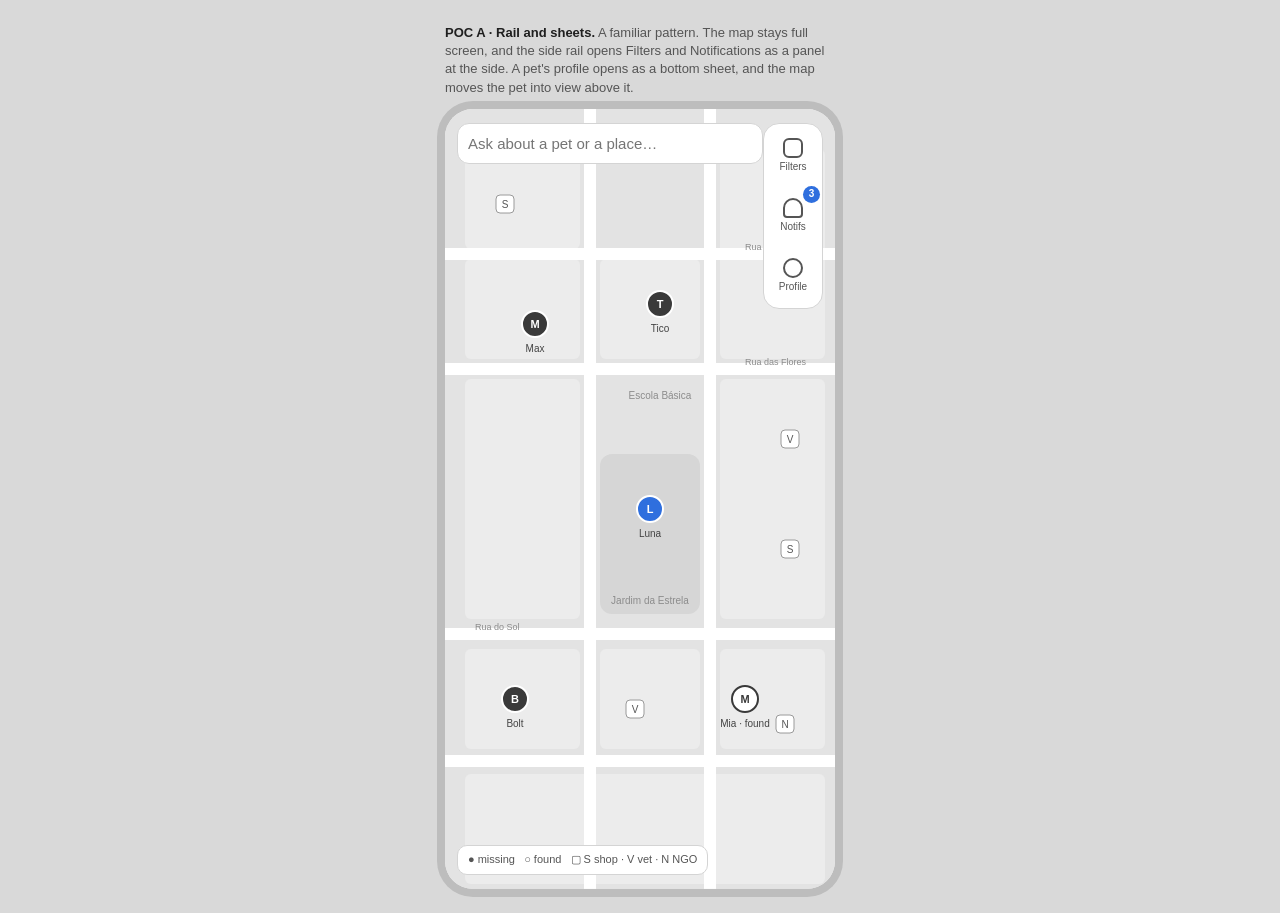
<file: Vault/Baseline/C2-05/POC/POC-A.html>
<!doctype html>
<html lang="en">
<head>
<meta charset="utf-8">
<meta name="viewport" content="width=device-width, initial-scale=1">
<title>POC A · Rail and Sheets</title>
<style>
  :root{--bg:#d9d9d9;--phone:#f5f5f5;--card:#fff;--ink:#1f1f1f;--ink2:#555;--ink3:#8c8c8c;--line:#d4d4d4;--accent:#2f6fde;--accent-soft:#e4ecfb}
  *{box-sizing:border-box}
  body{margin:0;background:var(--bg);font:15px/1.4 -apple-system,BlinkMacSystemFont,"Segoe UI",Roboto,sans-serif;color:var(--ink);display:flex;flex-direction:column;align-items:center;padding:24px 16px}
  button,input{font:inherit;color:inherit}
  .note{max-width:390px;width:100%;font-size:13px;color:var(--ink2);margin:0 0 12px}
  .note b{color:var(--ink)}
  .phone{position:relative;width:100%;max-width:390px;height:780px;background:var(--phone);border-radius:28px;overflow:hidden;box-shadow:0 0 0 8px #bdbdbd}
  svg.map{display:block;touch-action:none;cursor:grab;user-select:none}
  .meta{font-size:12px;color:var(--ink2)}
  ul,ol{margin:0;padding:0}
  .ask{display:flex;background:var(--card);border:1px solid var(--line);border-radius:12px;padding:0 10px}
  .ask input{flex:1;border:0;background:none;padding:9px 0;outline:none;min-width:0}
  .answer{background:var(--card);border:1px solid var(--line);border-radius:12px;padding:8px 12px;font-size:13px;color:var(--ink2);margin-top:6px}
  .answer:empty{display:none}
  .phead{display:flex;align-items:center;gap:10px}
  .avatar{width:40px;height:40px;border-radius:50%;background:#bdbdbd;flex:none;display:flex;align-items:center;justify-content:center;font-weight:600;color:#fff}
  .avatar.mine{background:var(--accent)}
  .phead h2{font-size:18px;margin:0}
  .tag{display:inline-block;border-radius:6px;padding:1px 7px;font-size:11px;border:1px solid var(--line);color:var(--ink2);margin-left:6px;vertical-align:2px}
  .sec h3{font-size:12px;text-transform:uppercase;letter-spacing:.05em;color:var(--ink3);margin:16px 0 4px}
  .upd{list-style:none;padding:9px 0;border-bottom:1px solid #eee;font-size:14px}
  .upd:last-child{border-bottom:0}
  .upd.review{background:var(--accent-soft);border-radius:10px;padding:10px;border:0;margin-bottom:6px}
  .cmp{display:flex;gap:8px;margin:8px 0}
  .cmp div{flex:1;height:64px;background:#d3d3d3;border-radius:8px;font-size:11px;padding:5px;display:flex;align-items:flex-end;color:var(--ink2)}
  .row{display:flex;gap:8px;margin-top:8px}
  .btn{flex:1;border:1px solid var(--line);background:var(--card);border-radius:10px;padding:9px;font-size:14px;cursor:pointer}
  .btn.primary{background:var(--accent);color:#fff;border-color:var(--accent)}
  .link{border:0;background:none;color:var(--accent);padding:0;cursor:pointer;font-size:13px}
  .fallback{background:#f1f1f1;border-left:3px solid var(--ink3);padding:8px 10px;font-size:13px;color:var(--ink2);border-radius:6px}
  .sec p{margin:4px 0;font-size:14px}
  .tl li{list-style:none;display:flex;gap:10px;padding:6px 0;font-size:14px}
  .tl .when{width:80px;flex:none;color:var(--ink2);font-size:12px;padding-top:2px}
  .flabel{font-size:12px;text-transform:uppercase;letter-spacing:.05em;color:var(--ink3);margin:12px 0 2px}
  .opt{display:flex;gap:10px;align-items:center;padding:7px 0;font-size:14px;cursor:pointer}
  .opt.sub{padding-left:26px}
  .opt input{width:18px;height:18px;accent-color:var(--accent)}
  .opt.off{color:var(--ink3)}
  .nitem{display:block;width:100%;text-align:left;background:none;border:0;border-bottom:1px solid #eee;padding:10px 0 10px 16px;cursor:pointer;position:relative}
  .nitem b{display:block;font-weight:500;font-size:14px}
  .nitem.unread b{font-weight:700}
  .nitem.unread:before{content:"";position:absolute;left:2px;top:16px;width:7px;height:7px;border-radius:50%;background:var(--accent)}
  .badge{position:absolute;top:-4px;right:-4px;min-width:17px;height:17px;border-radius:9px;background:var(--accent);color:#fff;font-size:10px;font-weight:700;display:flex;align-items:center;justify-content:center;padding:0 4px}
  .badge:empty{display:none}

  .phone svg.map{position:absolute;inset:0;width:100%;height:100%}
  .top{position:absolute;left:12px;right:72px;top:14px}
  .rail{position:absolute;right:12px;top:14px;display:flex;flex-direction:column;gap:8px;background:var(--card);border:1px solid var(--line);border-radius:16px;padding:6px}
  .rail button{position:relative;width:46px;height:52px;border:0;background:none;border-radius:12px;cursor:pointer;display:flex;flex-direction:column;align-items:center;justify-content:center;gap:2px;font-size:10px;color:var(--ink2)}
  .rail button .ic{width:20px;height:20px;border-radius:6px;border:2px solid currentColor}
  .rail button.on{background:var(--accent-soft);color:var(--accent)}
  .panel{position:absolute;top:0;right:0;bottom:0;width:240px;background:var(--card);border-left:1px solid var(--line);padding:16px;transform:translateX(100%);transition:transform .25s ease;overflow:auto}
  .panel.open{transform:none}
  .panel h2{font-size:17px;margin:0 0 4px}
  .x{position:absolute;right:10px;top:10px;border:0;background:none;font-size:18px;color:var(--ink3);cursor:pointer}
  .sheet{position:absolute;left:0;right:0;bottom:0;height:62%;background:var(--card);border-radius:20px 20px 0 0;border-top:1px solid var(--line);padding:10px 16px 20px;transform:translateY(100%);transition:transform .25s ease;overflow:auto}
  .sheet.open{transform:none}
  .grab{width:36px;height:4px;border-radius:2px;background:var(--line);margin:0 auto 12px}
  .legend{position:absolute;left:12px;bottom:14px;background:var(--card);border:1px solid var(--line);border-radius:10px;padding:6px 10px;font-size:11px;color:var(--ink2)}
</style>
</head>
<body>
<p class="note"><b>POC A · Rail and sheets.</b> A familiar pattern. The map stays full screen, and the side rail opens Filters and Notifications as a panel at the side. A pet's profile opens as a bottom sheet, and the map moves the pet into view above it.</p>

<div class="phone">
  <svg class="map" id="map" viewBox="0 0 390 780" preserveAspectRatio="xMidYMid slice">
      <rect x="-600" y="-600" width="1590" height="1980" fill="#e3e3e3"/>
      <g fill="#ececec">
        <rect x="20" y="150" width="115" height="100" rx="6"/><rect x="155" y="150" width="100" height="100" rx="6"/>
        <rect x="275" y="40" width="105" height="210" rx="6"/><rect x="20" y="20" width="115" height="120" rx="6"/>
        <rect x="275" y="270" width="105" height="240" rx="6"/><rect x="20" y="270" width="115" height="240" rx="6"/>
        <rect x="20" y="540" width="115" height="100" rx="6"/><rect x="155" y="540" width="100" height="100" rx="6"/>
        <rect x="275" y="540" width="105" height="100" rx="6"/><rect x="20" y="665" width="360" height="110" rx="6"/>
      </g>
      <rect x="155" y="345" width="100" height="160" rx="12" fill="#d6d6d6"/>
      <text x="205" y="495" font-size="10" fill="#8c8c8c" text-anchor="middle">Jardim da Estrela</text>
      <text x="215" y="290" font-size="10" fill="#8c8c8c" text-anchor="middle">Escola Básica</text>
      <g stroke="#fff" stroke-width="12" fill="none">
        <path d="M-600 260 H990"/><path d="M-600 525 H990"/><path d="M-600 652 H990"/>
        <path d="M145 -600 V1380"/><path d="M265 -600 V1380"/><path d="M-600 145 H990"/>
      </g>
      <text x="300" y="256" font-size="9" fill="#8c8c8c">Rua das Flores</text>
      <text x="30" y="521" font-size="9" fill="#8c8c8c">Rua do Sol</text>
      <text x="300" y="141" font-size="9" fill="#8c8c8c">Rua Saraiva</text>

    <g id="overlay"></g><g id="pins"></g>
  </svg>

  <div class="top">
    <form class="ask" id="askForm"><input id="ask" placeholder="Ask about a pet or a place…" aria-label="Ask about a pet or a place"></form>
    <div class="answer" id="answer" aria-live="polite"></div>
  </div>

  <nav class="rail" aria-label="Map tools">
    <button id="bFilters" aria-label="Filters"><span class="ic"></span>Filters</button>
    <button id="bNotifs" aria-label="Notifications"><span class="ic" style="border-radius:50% 50% 4px 4px"></span>Notifs<span class="badge" id="badge"></span></button>
    <button id="bProfile" aria-label="My pet's profile"><span class="ic" style="border-radius:50%"></span>Profile</button>
  </nav>

  <div class="legend">● missing &nbsp; ○ found &nbsp; ▢ S shop · V vet · N NGO</div>

  <aside class="panel" id="panel" aria-live="polite">
    <button class="x" id="panelX" aria-label="Close">✕</button>
    <div id="panelBody"></div>
  </aside>

  <section class="sheet" id="sheet" aria-live="polite">
    <div class="grab"></div>
    <button class="x" id="sheetX" aria-label="Back to the map">✕</button>
    <div id="sheetBody"></div>
  </section>
</div>

<script>
// ---------- shared data (same in all three POCs) ----------
const NS="http://www.w3.org/2000/svg", $=id=>document.getElementById(id);
const mk=(t,a,txt)=>{const e=document.createElementNS(NS,t);for(const k in a)e.setAttribute(k,a[k]);if(txt!=null)e.textContent=txt;return e};
const clamp=(v,a,b)=>Math.max(a,Math.min(b,v));

const PETS=[
 {id:"luna",name:"Luna",type:"dog",kind:"Dog",mine:true,status:"Missing for 2 days",x:205,y:400,
  updates:[
   {text:"Possible match: a found dog photographed near Escola Básica",meta:"Photo match 82% · 1 h ago · waiting for your review",review:true,x:262,y:300},
   {text:"Joana shared Luna's link in a neighbourhood group",meta:"3 h ago · 140 people reached"},
   {text:"Seen near the bakery on Rua das Flores",meta:"Helper Ana · confirmed by 3 people · 1 day ago",x:150,y:500}],
  predict:{x:215,y:400,r:75,conf:"medium",text:"Most likely around Jardim da Estrela, within about 600 m of the last confirmed sighting."},
  timeline:[{t:"18 h ago",text:"Seen in Jardim da Estrela",x:205,y:400},{t:"1 day ago",text:"Seen near the bakery, Rua das Flores",x:150,y:500},{t:"2 days ago",text:"Went missing from home, Rua do Sol",x:90,y:600}]},
 {id:"max",name:"Max",type:"dog",kind:"Dog",status:"Missing for 5 days",x:90,y:215,
  updates:[{text:"Max's owner added a new photo",meta:"2 days ago"}],
  predict:{x:90,y:215,r:110,conf:"low",text:"Max was last seen 4 days ago near Rua Saraiva and nobody has reported a sighting since. A prediction will appear here as soon as someone does."},
  timeline:[{t:"4 days ago",text:"Last seen near Rua Saraiva",x:90,y:215},{t:"5 days ago",text:"Went missing from home",x:60,y:320}]},
 {id:"mia",name:"Mia",type:"cat",kind:"Cat",found:true,status:"Found · safe at Patas NGO",x:300,y:590,
  updates:[{text:"Found by Rui near Escola Básica and taken to Patas NGO",meta:"40 min ago · Patas will check the owner's identity",x:240,y:300}],
  predict:{conf:"none",text:"No prediction needed: Mia is safe at Patas NGO. If Mia is yours, contact Patas to arrange the pick-up."},
  timeline:[{t:"20 min ago",text:"Arrived at Patas NGO",x:335,y:600},{t:"40 min ago",text:"Found near Escola Básica",x:240,y:300}]},
 {id:"tico",name:"Tico",type:"cat",kind:"Cat",status:"Missing for 1 day",x:215,y:195,
  updates:[{text:"Possibly seen on a balcony on Rua Saraiva",meta:"Helper report · not confirmed yet · 5 h ago",x:200,y:120}],
  predict:{x:212,y:180,r:55,conf:"medium",text:"Most likely within 300 m of home: indoor cats usually stay close."},
  timeline:[{t:"1 day ago",text:"Went missing from home",x:215,y:195}]},
 {id:"bolt",name:"Bolt",type:"other",kind:"Rabbit",status:"Missing for 3 days",x:70,y:590,
  updates:[{text:"Bolt's owner put up posters around the market",meta:"1 day ago"}],
  predict:{x:70,y:590,r:50,conf:"medium",text:"Most likely hiding in gardens near the market: rabbits rarely travel far."},
  timeline:[{t:"3 days ago",text:"Escaped from a garden near the market",x:70,y:590}]}
];
const SERV=[
 {k:"shop",name:"Pet shop Bicho",x:60,y:95},{k:"shop",name:"Pet shop Patinhas",x:345,y:440},
 {k:"vet",name:"Vet Estrela · open now",x:345,y:330},{k:"vet",name:"24 h vet",x:190,y:600},
 {k:"ngo",name:"Patas NGO",x:340,y:615}];
const F={shop:true,vet:true,ngo:true,animals:true,types:{dog:true,cat:true,other:true}};
const NOTIFS=[
 {id:1,text:"New close match for Luna",meta:"82% photo match · 1 h ago",pet:"luna",read:false},
 {id:2,text:"New person shared Luna's link",meta:"Joana · 3 h ago",pet:"luna",read:false},
 {id:3,text:"Pet found close to you",meta:"Mia, a cat · 300 m away · 40 min ago",pet:"mia",read:false}];
const pet=id=>PETS.find(p=>p.id===id);
const unread=()=>NOTIFS.filter(n=>!n.read).length;
const unreadFor=id=>NOTIFS.filter(n=>!n.read&&n.pet===id).length;
const visibleCount=()=>SERV.filter(s=>F[s.k]).length+(F.animals?PETS.filter(p=>F.types[p.type]).length:0);

// ---------- map drawing ----------
function drawPins(g,openId,onPin,opts={}){
  g.innerHTML="";
  SERV.forEach(s=>{if(!F[s.k])return;const t=mk("g",{});
    t.append(mk("rect",{x:s.x-9,y:s.y-9,width:18,height:18,rx:4,fill:"#fff",stroke:"#9a9a9a"}),
             mk("text",{x:s.x,y:s.y+4,"text-anchor":"middle","font-size":10,fill:"#555"},{shop:"S",vet:"V",ngo:"N"}[s.k]),mk("title",{},s.name));
    g.append(t)});
  if(!F.animals)return;
  PETS.forEach(p=>{if(!F.types[p.type])return;const on=p.id===openId;
    const t=mk("g",{class:"pin",tabindex:0,role:"button","aria-label":p.name+", "+p.status,style:"cursor:pointer"});
    t.append(mk("circle",{cx:p.x,cy:p.y,r:on?16:13,fill:p.mine?"#2f6fde":p.found?"#fff":"#3a3a3a",stroke:on?"#2f6fde":(p.found?"#3a3a3a":"#fff"),"stroke-width":on?3:2}));
    t.append(mk("text",{x:p.x,y:p.y+4,"text-anchor":"middle","font-size":11,"font-weight":700,fill:p.found?"#3a3a3a":"#fff"},p.name[0]));
    t.append(mk("text",{x:p.x,y:p.y+28,"text-anchor":"middle","font-size":10,fill:"#444"},p.name+(p.found?" · found":"")));
    if(opts.dots&&unreadFor(p.id)){t.append(mk("circle",{cx:p.x+12,cy:p.y-11,r:7,fill:"#2f6fde",stroke:"#fff","stroke-width":2}));
      t.append(mk("text",{x:p.x+12,y:p.y-8,"text-anchor":"middle","font-size":8,"font-weight":700,fill:"#fff"},unreadFor(p.id)))}
    t.addEventListener("click",e=>{e.stopPropagation();onPin(p.id)});
    t.addEventListener("keydown",e=>{if(e.key==="Enter")onPin(p.id)});
    g.append(t)});
}
// what an open profile adds to the map: predicted area, timeline path, update points
function drawOverlay(g,p,o={}){
  g.innerHTML="";if(!p)return;const show={predict:true,timeline:true,updates:false,labels:false,...o};
  const pr=p.predict;
  if(show.predict&&pr.x!=null){const low=pr.conf==="low";
    g.append(mk("circle",{cx:pr.x,cy:pr.y,r:pr.r,fill:low?"#8c8c8c":"#2f6fde","fill-opacity":low?.07:.1,stroke:low?"#8c8c8c":"#2f6fde","stroke-dasharray":"4 4"}));
    g.append(mk("text",{x:pr.x,y:pr.y-pr.r-6,"text-anchor":"middle","font-size":10,fill:low?"#666":"#2f6fde"},low?"Not enough sightings to predict":"Predicted area · "+pr.conf+" confidence"))}
  const tl=p.timeline.filter(e=>e.x!=null);
  if(show.timeline){
    if(tl.length>1)g.append(mk("polyline",{points:tl.map(e=>e.x+","+e.y).join(" "),fill:"none",stroke:"#2f6fde","stroke-width":3,"stroke-dasharray":"6 5","stroke-opacity":.7}));
    tl.forEach((e,i)=>{g.append(mk("circle",{cx:e.x,cy:e.y,r:5,fill:"#fff",stroke:"#2f6fde","stroke-width":2,"stroke-opacity":Math.max(.35,1-i*.25)}));
      if(show.labels)g.append(mk("text",{x:e.x+9,y:e.y-6,"font-size":10,fill:"#2f6fde"},e.t))})}
  if(show.updates)p.updates.filter(u=>u.x!=null).forEach(u=>{
    g.append(mk("circle",{cx:u.x,cy:u.y,r:9,fill:u.review?"#fff":"#2f6fde",stroke:"#2f6fde","stroke-width":2,"stroke-dasharray":u.review?"3 2":""}));
    if(show.labels)g.append(mk("text",{x:u.x+13,y:u.y+4,"font-size":10,fill:"#2f6fde"},u.review?"To review":u.meta.split(" · ").pop()))});
}
function bbox(p,mode){
  let pts=[];const pr=p.predict;
  if(mode==="predict"&&pr.x!=null)pts=[[pr.x-pr.r,pr.y-pr.r],[pr.x+pr.r,pr.y+pr.r]];
  else if(mode==="updates")pts=p.updates.filter(u=>u.x!=null).map(u=>[u.x,u.y]);
  else if(mode==="timeline")pts=p.timeline.filter(e=>e.x!=null).map(e=>[e.x,e.y]);
  pts.push([p.x,p.y]);
  const xs=pts.map(a=>a[0]),ys=pts.map(a=>a[1]);
  return [Math.min(...xs),Math.min(...ys),Math.max(...xs),Math.max(...ys)];
}
// calm, user-started camera move
function animateVB(svg,to,ms=450){
  const from=svg.getAttribute("viewBox").split(" ").map(Number),t0=performance.now();
  const step=n=>{const k=Math.min(1,(n-t0)/ms),e=k<.5?2*k*k:1-Math.pow(-2*k+2,2)/2;
    svg.setAttribute("viewBox",from.map((f,i)=>f+(to[i]-f)*e).join(" "));if(k<1)requestAnimationFrame(step)};
  requestAnimationFrame(step);
}
function enablePan(svg){
  let d=null;
  svg.addEventListener("pointerdown",e=>{if(e.target.closest(".pin"))return;
    const vb=svg.getAttribute("viewBox").split(" ").map(Number);
    d={x:e.clientX,y:e.clientY,vb,s:Math.max(svg.clientWidth/vb[2],svg.clientHeight/vb[3])};
    svg.setPointerCapture(e.pointerId);svg.style.cursor="grabbing"});
  svg.addEventListener("pointermove",e=>{if(!d)return;const v=d.vb.slice();
    v[0]=clamp(d.vb[0]-(e.clientX-d.x)/d.s,-250,640-v[2]);v[1]=clamp(d.vb[1]-(e.clientY-d.y)/d.s,-250,1030-v[3]);
    svg.setAttribute("viewBox",v.join(" "))});
  const end=()=>{d=null;svg.style.cursor=""};
  svg.addEventListener("pointerup",end);svg.addEventListener("pointercancel",end);
}

// ---------- panels' content (same breadboard in all three POCs) ----------
function profileHead(p){
  return `<div class="phead"><div class="avatar ${p.mine?"mine":""}">${p.name[0]}</div><div><h2>${p.name}${p.mine?'<span class="tag">Your pet</span>':""}</h2><div class="meta">${p.kind} · ${p.status}</div></div></div>`;
}
function updatesHTML(p){
  return `<ul>${p.updates.map((u,i)=>u.review?
   `<li class="upd review"><b>${u.text}</b><div class="meta">${u.meta}</div><div class="cmp"><div>${p.name}</div><div>Found dog</div></div><div class="row"><button class="btn primary" data-rv="yes" data-i="${i}">It's ${p.name}</button><button class="btn" data-rv="no" data-i="${i}">Not ${p.name}</button></div></li>`:
   `<li class="upd">${u.text}<div class="meta">${u.meta}${u.undo?` · <button class="link" data-undo>Undo</button>`:""}</div></li>`).join("")}</ul>`;
}
function predictHTML(p){
  const pr=p.predict;
  if(pr.conf==="none")return `<p>${pr.text}</p>`;
  if(pr.conf==="low")return `<div class="fallback"><b>We can't predict where ${p.name} is yet.</b> ${pr.text}</div>`;
  return `<p>${pr.text}</p><div class="meta">${pr.conf[0].toUpperCase()+pr.conf.slice(1)} confidence · based on ${p.timeline.filter(e=>e.x!=null).length} confirmed sighting${p.timeline.length>1?"s":""}</div>`;
}
function timelineHTML(p){
  return `<ol class="tl">${p.timeline.map(e=>`<li><span class="when">${e.t}</span><span>${e.text}</span></li>`).join("")}</ol>`;
}
// fixed order: updates, predicted location, timeline
function profileHTML(p){
  return `${profileHead(p)}
  <section class="sec" data-sec="updates"><h3>Updates on ${p.name}</h3>${updatesHTML(p)}</section>
  <section class="sec" data-sec="predict"><h3>Predicted location</h3>${predictHTML(p)}</section>
  <section class="sec" data-sec="timeline"><h3>Timeline</h3>${timelineHTML(p)}</section>`;
}
// review = AI proposes, owner decides; applied at once, undo in place
function bindProfile(root,p,rerender){
  root.querySelectorAll("[data-rv]").forEach(b=>b.onclick=()=>{
    const snap=JSON.stringify(p),i=+b.dataset.i;
    if(b.dataset.rv==="yes"){
      p.updates[i]={text:`You confirmed the dog near Escola Básica is ${p.name}`,meta:"Just now · added to the timeline",undo:true,x:262,y:300};
      p.timeline.unshift({t:"1 h ago",text:"Photographed near Escola Básica",x:262,y:300});
      p.predict={x:262,y:300,r:55,conf:"high",text:"Most likely around Escola Básica, within about 400 m of the newest sighting."};
      p.x=262;p.y=300;
    } else p.updates[i]={text:"You marked the photo near Escola Básica as not "+p.name,meta:"Just now · removed from the search",undo:true};
    p._snap=snap;rerender();
  });
  root.querySelectorAll("[data-undo]").forEach(b=>b.onclick=()=>{if(p._snap){Object.assign(p,JSON.parse(p._snap));rerender()}});
}
function filtersHTML(){
  const c=(k,l)=>`<label class="opt"><input type="checkbox" data-f="${k}" ${F[k]?"checked":""}> ${l}</label>`;
  const t=(k,l)=>`<label class="opt sub ${F.animals?"":"off"}"><input type="checkbox" data-t="${k}" ${F.types[k]?"checked":""} ${F.animals?"":"disabled"}> ${l}</label>`;
  return `<div class="flabel">Places</div>${c("shop","Pet shops")}${c("vet","Vets")}${c("ngo","NGOs")}
  <div class="flabel">Animals</div>${c("animals","Lost and found animals")}
  <div class="flabel">Pet types</div>${t("dog","Dogs")}${t("cat","Cats")}${t("other","Other animals")}
  <p class="meta" data-count>Showing ${visibleCount()} on the map</p>`;
}
// live: every tick updates the map at once, no Apply button
function bindFilters(root,rerender){
  root.querySelectorAll("input").forEach(i=>i.onchange=()=>{
    if(i.dataset.f)F[i.dataset.f]=i.checked;else F.types[i.dataset.t]=i.checked;
    root.querySelectorAll("[data-t]").forEach(x=>{x.disabled=!F.animals;x.parentNode.classList.toggle("off",!F.animals)});
    root.querySelector("[data-count]").textContent=`Showing ${visibleCount()} on the map`;
    rerender();
  });
}
function notifsHTML(){
  return `<ul>${NOTIFS.map(n=>`<li style="list-style:none"><button class="nitem ${n.read?"":"unread"}" data-n="${n.id}"><b>${n.text}</b><span class="meta">${n.meta}</span></button></li>`).join("")}</ul>`;
}
function bindNotifs(root,openPet){
  root.querySelectorAll("[data-n]").forEach(b=>b.onclick=()=>{const n=NOTIFS.find(x=>x.id==b.dataset.n);n.read=true;openPet(n.pet)});
}
// minority conversational input: a short question, answered by pointing to the map
function ask(q){
  q=q.toLowerCase();
  const p=PETS.find(x=>q.includes(x.name.toLowerCase()));
  if(p)return {pet:p.id,text:`${p.name}: ${p.status.toLowerCase()}. Showing the profile.`};
  if(/vet/.test(q))return {text:"Vet Estrela is open now, on the right of the map (V)."};
  if(/shelter|ngo/.test(q))return {text:"Patas NGO is at the bottom right of the map (N)."};
  const l=pet("luna");return {pet:"luna",text:`Luna: ${l.predict.text} Showing the profile.`};
}

const svg=$("map");let openId=null,panel=null;
enablePan(svg);
function rerender(){
  drawPins($("pins"),openId,openProfile);
  drawOverlay($("overlay"),openId&&pet(openId));
  $("badge").textContent=unread()||"";
  $("bFilters").classList.toggle("on",panel==="filters");$("bNotifs").classList.toggle("on",panel==="notifs");
  $("bProfile").classList.toggle("on",openId==="luna");
}
function openPanel(kind){
  if(panel===kind){closePanel();return}
  closeSheet(false);panel=kind;
  $("panelBody").innerHTML=kind==="filters"?`<h2>Filters</h2>${filtersHTML()}`:`<h2>Notifications</h2>${notifsHTML()}`;
  if(kind==="filters")bindFilters($("panelBody"),rerender);else bindNotifs($("panelBody"),openProfile);
  $("panel").classList.add("open");rerender();
}
function closePanel(){panel=null;$("panel").classList.remove("open");rerender()}
function openProfile(id){
  panel=null;$("panel").classList.remove("open");openId=id;const p=pet(id);
  NOTIFS.forEach(n=>{if(n.pet===id)n.read=true});
  $("sheetBody").innerHTML=profileHTML(p);bindProfile($("sheetBody"),p,()=>openProfile(id));
  $("sheet").classList.add("open");
  animateVB(svg,[p.x-195,p.y-160,390,780]); // keep the pet visible above the sheet
  rerender();
}
function closeSheet(r=true){openId=null;$("sheet").classList.remove("open");if(r)rerender()}
$("bFilters").onclick=()=>openPanel("filters");
$("bNotifs").onclick=()=>openPanel("notifs");
$("bProfile").onclick=()=>openProfile("luna");
$("panelX").onclick=closePanel;$("sheetX").onclick=()=>closeSheet();
$("askForm").onsubmit=e=>{e.preventDefault();const a=ask($("ask").value);$("answer").textContent=a.text;if(a.pet)openProfile(a.pet)};
rerender();
</script>
</body>
</html>
</file>
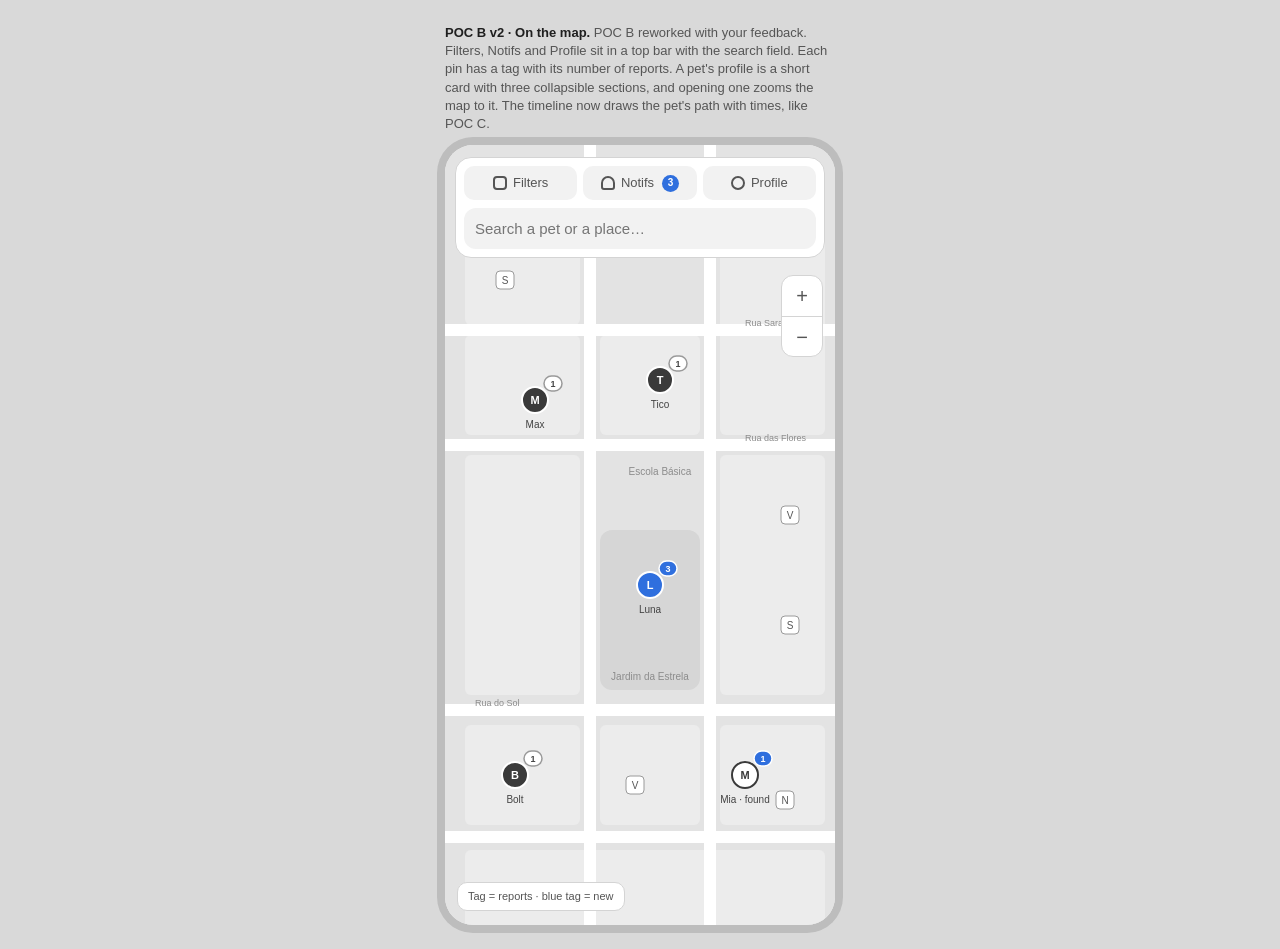
<file: Vault/Baseline/C2-05/POC/POC-B-v2.html>
<!doctype html>
<html lang="en">
<head>
<meta charset="utf-8">
<meta name="viewport" content="width=device-width, initial-scale=1">
<title>POC B v2 · On the Map</title>
<style>
  :root{--bg:#d9d9d9;--phone:#f5f5f5;--card:#fff;--ink:#1f1f1f;--ink2:#555;--ink3:#8c8c8c;--line:#d4d4d4;--accent:#2f6fde;--accent-soft:#e4ecfb}
  *{box-sizing:border-box}
  body{margin:0;background:var(--bg);font:15px/1.4 -apple-system,BlinkMacSystemFont,"Segoe UI",Roboto,sans-serif;color:var(--ink);display:flex;flex-direction:column;align-items:center;padding:24px 16px}
  button,input{font:inherit;color:inherit}
  .note{max-width:390px;width:100%;font-size:13px;color:var(--ink2);margin:0 0 12px}
  .note b{color:var(--ink)}
  .phone{position:relative;width:100%;max-width:390px;height:780px;background:var(--phone);border-radius:28px;overflow:hidden;box-shadow:0 0 0 8px #bdbdbd}
  svg.map{display:block;touch-action:none;cursor:grab;user-select:none}
  .meta{font-size:12px;color:var(--ink2)}
  ul,ol{margin:0;padding:0}
  .ask{display:flex;background:var(--card);border:1px solid var(--line);border-radius:12px;padding:0 10px}
  .ask input{flex:1;border:0;background:none;padding:9px 0;outline:none;min-width:0}
  .answer{background:var(--card);border:1px solid var(--line);border-radius:12px;padding:8px 12px;font-size:13px;color:var(--ink2);margin-top:6px}
  .answer:empty{display:none}
  .phead{display:flex;align-items:center;gap:10px}
  .avatar{width:40px;height:40px;border-radius:50%;background:#bdbdbd;flex:none;display:flex;align-items:center;justify-content:center;font-weight:600;color:#fff}
  .avatar.mine{background:var(--accent)}
  .phead h2{font-size:18px;margin:0}
  .tag{display:inline-block;border-radius:6px;padding:1px 7px;font-size:11px;border:1px solid var(--line);color:var(--ink2);margin-left:6px;vertical-align:2px}
  .sec h3{font-size:12px;text-transform:uppercase;letter-spacing:.05em;color:var(--ink3);margin:16px 0 4px}
  .upd{list-style:none;padding:9px 0;border-bottom:1px solid #eee;font-size:14px}
  .upd:last-child{border-bottom:0}
  .upd.review{background:var(--accent-soft);border-radius:10px;padding:10px;border:0;margin-bottom:6px}
  .cmp{display:flex;gap:8px;margin:8px 0}
  .cmp div{flex:1;height:64px;background:#d3d3d3;border-radius:8px;font-size:11px;padding:5px;display:flex;align-items:flex-end;color:var(--ink2)}
  .row{display:flex;gap:8px;margin-top:8px}
  .btn{flex:1;border:1px solid var(--line);background:var(--card);border-radius:10px;padding:9px;font-size:14px;cursor:pointer}
  .btn.primary{background:var(--accent);color:#fff;border-color:var(--accent)}
  .link{border:0;background:none;color:var(--accent);padding:0;cursor:pointer;font-size:13px}
  .fallback{background:#f1f1f1;border-left:3px solid var(--ink3);padding:8px 10px;font-size:13px;color:var(--ink2);border-radius:6px}
  .sec p{margin:4px 0;font-size:14px}
  .tl li{list-style:none;display:flex;gap:10px;padding:6px 0;font-size:14px}
  .tl .when{width:80px;flex:none;color:var(--ink2);font-size:12px;padding-top:2px}
  .flabel{font-size:12px;text-transform:uppercase;letter-spacing:.05em;color:var(--ink3);margin:12px 0 2px}
  .opt{display:flex;gap:10px;align-items:center;padding:7px 0;font-size:14px;cursor:pointer}
  .opt.sub{padding-left:26px}
  .opt input{width:18px;height:18px;accent-color:var(--accent)}
  .opt.off{color:var(--ink3)}
  .nitem{display:block;width:100%;text-align:left;background:none;border:0;border-bottom:1px solid #eee;padding:10px 0 10px 16px;cursor:pointer;position:relative}
  .nitem b{display:block;font-weight:500;font-size:14px}
  .nitem.unread b{font-weight:700}
  .nitem.unread:before{content:"";position:absolute;left:2px;top:16px;width:7px;height:7px;border-radius:50%;background:var(--accent)}
  .badge{position:absolute;top:-4px;right:-4px;min-width:17px;height:17px;border-radius:9px;background:var(--accent);color:#fff;font-size:10px;font-weight:700;display:flex;align-items:center;justify-content:center;padding:0 4px}
  .badge:empty{display:none}

  .phone svg.map{position:absolute;inset:0;width:100%;height:100%}
  .topnav{position:absolute;left:10px;right:10px;top:12px;background:var(--card);border:1px solid var(--line);border-radius:16px;padding:8px;display:flex;flex-direction:column;gap:8px}
  .tabs{display:flex;gap:6px}
  .tabs button{position:relative;flex:1;border:1px solid transparent;background:#f2f2f2;border-radius:10px;padding:7px 4px;font-size:13px;color:var(--ink2);cursor:pointer;display:flex;align-items:center;justify-content:center;gap:6px}
  .tabs .ic{width:14px;height:14px;border:2px solid currentColor;border-radius:4px;flex:none}
  .tabs button.on{background:var(--accent-soft);color:var(--accent);border-color:var(--accent)}
  .tabs .badge{position:static;margin-left:2px}
  .topnav .ask{background:#f2f2f2;border-color:transparent}
  .answer{margin-top:0}
  .pop{position:absolute;left:10px;right:10px;top:112px;background:rgba(255,255,255,.97);border:1px solid var(--line);border-radius:14px;padding:6px 14px 10px;display:none;max-height:430px;overflow:auto}
  .pop.open{display:block}
  .pop .flabel:first-child{margin-top:6px}
  .fgrid{display:grid;grid-template-columns:1fr 1fr;column-gap:10px}
  .zoom{position:absolute;right:12px;top:130px;display:flex;flex-direction:column;background:var(--card);border:1px solid var(--line);border-radius:12px;overflow:hidden}
  .zoom button{width:40px;height:40px;border:0;background:none;font-size:20px;cursor:pointer;color:var(--ink2)}
  .zoom button+button{border-top:1px solid var(--line)}
  .card{position:absolute;left:10px;right:10px;bottom:10px;max-height:48%;overflow:auto;background:var(--card);border:1px solid var(--line);border-radius:18px;padding:12px 14px;display:none}
  .card.open{display:block}
  .x{position:absolute;right:10px;top:8px;border:0;background:none;font-size:18px;color:var(--ink3);cursor:pointer}
  .acc{border-top:1px solid #eee;margin-top:8px}
  .acc > button{width:100%;display:flex;justify-content:space-between;align-items:center;border:0;background:none;padding:10px 0 6px;cursor:pointer;text-align:left}
  .acc > button b{font-size:14px}
  .acc > button .meta{margin-left:8px}
  .acc > button:after{content:"+";color:var(--ink3);font-size:18px}
  .acc.open > button:after{content:"–"}
  .acc .body{display:none;padding-bottom:4px}
  .acc.open .body{display:block}
  .upd{padding:7px 0}
  .rv{display:flex;gap:10px;align-items:center}
  .thumbs{display:flex;gap:4px;flex:none}
  .thumbs div{width:40px;height:40px;border-radius:8px;background:#d3d3d3;font-size:9px;color:var(--ink2);display:flex;align-items:flex-end;padding:3px}
  .upd.review .row{margin-top:8px}
  .upd.review .btn{padding:7px}
  .conf{display:inline-block;margin-top:4px;font-size:11px;border-radius:999px;padding:2px 8px;background:var(--accent-soft);color:var(--accent)}
  .conf.low{background:#eee;color:var(--ink2)}
  .tl{position:relative;padding-left:14px}
  .tl:before{content:"";position:absolute;left:4px;top:10px;bottom:10px;border-left:2px dashed var(--accent);opacity:.6}
  .tl li{position:relative;cursor:pointer;border-radius:8px;padding:6px 6px}
  .tl li:before{content:"";position:absolute;left:-14px;top:11px;width:8px;height:8px;border-radius:50%;background:#fff;border:2px solid var(--accent)}
  .tl li:first-child:before{background:var(--accent)}
  .tl li.on{background:var(--accent-soft)}
  .legend{position:absolute;left:12px;bottom:14px;background:var(--card);border:1px solid var(--line);border-radius:10px;padding:6px 10px;font-size:11px;color:var(--ink2)}
</style>
</head>
<body>
<p class="note"><b>POC B v2 · On the map.</b> POC B reworked with your feedback. Filters, Notifs and Profile sit in a top bar with the search field. Each pin has a tag with its number of reports. A pet's profile is a short card with three collapsible sections, and opening one zooms the map to it. The timeline now draws the pet's path with times, like POC C.</p>

<div class="phone">
  <svg class="map" id="map" viewBox="0 -40 390 780" preserveAspectRatio="xMidYMid slice">
      <rect x="-600" y="-600" width="1590" height="1980" fill="#e3e3e3"/>
      <g fill="#ececec">
        <rect x="20" y="150" width="115" height="100" rx="6"/><rect x="155" y="150" width="100" height="100" rx="6"/>
        <rect x="275" y="40" width="105" height="210" rx="6"/><rect x="20" y="20" width="115" height="120" rx="6"/>
        <rect x="275" y="270" width="105" height="240" rx="6"/><rect x="20" y="270" width="115" height="240" rx="6"/>
        <rect x="20" y="540" width="115" height="100" rx="6"/><rect x="155" y="540" width="100" height="100" rx="6"/>
        <rect x="275" y="540" width="105" height="100" rx="6"/><rect x="20" y="665" width="360" height="110" rx="6"/>
      </g>
      <rect x="155" y="345" width="100" height="160" rx="12" fill="#d6d6d6"/>
      <text x="205" y="495" font-size="10" fill="#8c8c8c" text-anchor="middle">Jardim da Estrela</text>
      <text x="215" y="290" font-size="10" fill="#8c8c8c" text-anchor="middle">Escola Básica</text>
      <g stroke="#fff" stroke-width="12" fill="none">
        <path d="M-600 260 H990"/><path d="M-600 525 H990"/><path d="M-600 652 H990"/>
        <path d="M145 -600 V1380"/><path d="M265 -600 V1380"/><path d="M-600 145 H990"/>
      </g>
      <text x="300" y="256" font-size="9" fill="#8c8c8c">Rua das Flores</text>
      <text x="30" y="521" font-size="9" fill="#8c8c8c">Rua do Sol</text>
      <text x="300" y="141" font-size="9" fill="#8c8c8c">Rua Saraiva</text>

    <g id="overlay"></g><g id="pins"></g><g id="hl"></g>
  </svg>

  <header class="topnav">
    <nav class="tabs" aria-label="Map tools">
      <button id="bFilters"><span class="ic"></span>Filters</button>
      <button id="bNotifs"><span class="ic" style="border-radius:50% 50% 3px 3px"></span>Notifs<span class="badge" id="badge"></span></button>
      <button id="bProfile"><span class="ic" style="border-radius:50%"></span>Profile</button>
    </nav>
    <form class="ask" id="askForm"><input id="ask" placeholder="Search a pet or a place…" aria-label="Search a pet or a place"></form>
    <div class="answer" id="answer" aria-live="polite"></div>
  </header>
  <div class="pop" id="pop" aria-live="polite"></div>
  <div class="zoom"><button id="zin" aria-label="Zoom in">+</button><button id="zout" aria-label="Zoom out">−</button></div>
  <div class="legend" id="legend">Tag = reports · blue tag = new</div>

  <section class="card" id="card" aria-live="polite">
    <button class="x" id="cardX" aria-label="Back to the whole map">✕</button>
    <div id="cardBody"></div>
  </section>
</div>

<script>
// ---------- shared data (same in all three POCs) ----------
const NS="http://www.w3.org/2000/svg", $=id=>document.getElementById(id);
const mk=(t,a,txt)=>{const e=document.createElementNS(NS,t);for(const k in a)e.setAttribute(k,a[k]);if(txt!=null)e.textContent=txt;return e};
const clamp=(v,a,b)=>Math.max(a,Math.min(b,v));

const PETS=[
 {id:"luna",name:"Luna",type:"dog",kind:"Dog",mine:true,status:"Missing for 2 days",x:205,y:400,
  updates:[
   {text:"Possible match: a found dog photographed near Escola Básica",meta:"Photo match 82% · 1 h ago · waiting for your review",review:true,x:262,y:300},
   {text:"Joana shared Luna's link in a neighbourhood group",meta:"3 h ago · 140 people reached"},
   {text:"Seen near the bakery on Rua das Flores",meta:"Helper Ana · confirmed by 3 people · 1 day ago",x:150,y:500}],
  predict:{x:215,y:400,r:75,conf:"medium",text:"Most likely around Jardim da Estrela, within about 600 m of the last confirmed sighting."},
  timeline:[{t:"18 h ago",text:"Seen in Jardim da Estrela",x:205,y:400},{t:"1 day ago",text:"Seen near the bakery, Rua das Flores",x:150,y:500},{t:"2 days ago",text:"Went missing from home, Rua do Sol",x:90,y:600}]},
 {id:"max",name:"Max",type:"dog",kind:"Dog",status:"Missing for 5 days",x:90,y:215,
  updates:[{text:"Max's owner added a new photo",meta:"2 days ago"}],
  predict:{x:90,y:215,r:110,conf:"low",text:"Max was last seen 4 days ago near Rua Saraiva and nobody has reported a sighting since. A prediction will appear here as soon as someone does."},
  timeline:[{t:"4 days ago",text:"Last seen near Rua Saraiva",x:90,y:215},{t:"5 days ago",text:"Went missing from home",x:60,y:320}]},
 {id:"mia",name:"Mia",type:"cat",kind:"Cat",found:true,status:"Found · safe at Patas NGO",x:300,y:590,
  updates:[{text:"Found by Rui near Escola Básica and taken to Patas NGO",meta:"40 min ago · Patas will check the owner's identity",x:240,y:300}],
  predict:{conf:"none",text:"No prediction needed: Mia is safe at Patas NGO. If Mia is yours, contact Patas to arrange the pick-up."},
  timeline:[{t:"20 min ago",text:"Arrived at Patas NGO",x:335,y:600},{t:"40 min ago",text:"Found near Escola Básica",x:240,y:300}]},
 {id:"tico",name:"Tico",type:"cat",kind:"Cat",status:"Missing for 1 day",x:215,y:195,
  updates:[{text:"Possibly seen on a balcony on Rua Saraiva",meta:"Helper report · not confirmed yet · 5 h ago",x:200,y:120}],
  predict:{x:212,y:180,r:55,conf:"medium",text:"Most likely within 300 m of home: indoor cats usually stay close."},
  timeline:[{t:"1 day ago",text:"Went missing from home",x:215,y:195}]},
 {id:"bolt",name:"Bolt",type:"other",kind:"Rabbit",status:"Missing for 3 days",x:70,y:590,
  updates:[{text:"Bolt's owner put up posters around the market",meta:"1 day ago"}],
  predict:{x:70,y:590,r:50,conf:"medium",text:"Most likely hiding in gardens near the market: rabbits rarely travel far."},
  timeline:[{t:"3 days ago",text:"Escaped from a garden near the market",x:70,y:590}]}
];
const SERV=[
 {k:"shop",name:"Pet shop Bicho",x:60,y:95},{k:"shop",name:"Pet shop Patinhas",x:345,y:440},
 {k:"vet",name:"Vet Estrela · open now",x:345,y:330},{k:"vet",name:"24 h vet",x:190,y:600},
 {k:"ngo",name:"Patas NGO",x:340,y:615}];
const F={shop:true,vet:true,ngo:true,animals:true,types:{dog:true,cat:true,other:true}};
const NOTIFS=[
 {id:1,text:"New close match for Luna",meta:"82% photo match · 1 h ago",pet:"luna",read:false},
 {id:2,text:"New person shared Luna's link",meta:"Joana · 3 h ago",pet:"luna",read:false},
 {id:3,text:"Pet found close to you",meta:"Mia, a cat · 300 m away · 40 min ago",pet:"mia",read:false}];
const pet=id=>PETS.find(p=>p.id===id);
const unread=()=>NOTIFS.filter(n=>!n.read).length;
const unreadFor=id=>NOTIFS.filter(n=>!n.read&&n.pet===id).length;
const visibleCount=()=>SERV.filter(s=>F[s.k]).length+(F.animals?PETS.filter(p=>F.types[p.type]).length:0);

// ---------- map drawing ----------
function drawPins(g,openId,onPin,opts={}){
  g.innerHTML="";
  SERV.forEach(s=>{if(!F[s.k])return;const t=mk("g",{});
    t.append(mk("rect",{x:s.x-9,y:s.y-9,width:18,height:18,rx:4,fill:"#fff",stroke:"#9a9a9a"}),
             mk("text",{x:s.x,y:s.y+4,"text-anchor":"middle","font-size":10,fill:"#555"},{shop:"S",vet:"V",ngo:"N"}[s.k]),mk("title",{},s.name));
    g.append(t)});
  if(!F.animals)return;
  PETS.forEach(p=>{if(!F.types[p.type])return;const on=p.id===openId;
    const t=mk("g",{class:"pin",tabindex:0,role:"button","aria-label":p.name+", "+p.status,style:"cursor:pointer"});
    t.append(mk("circle",{cx:p.x,cy:p.y,r:on?16:13,fill:p.mine?"#2f6fde":p.found?"#fff":"#3a3a3a",stroke:on?"#2f6fde":(p.found?"#3a3a3a":"#fff"),"stroke-width":on?3:2}));
    t.append(mk("text",{x:p.x,y:p.y+4,"text-anchor":"middle","font-size":11,"font-weight":700,fill:p.found?"#3a3a3a":"#fff"},p.name[0]));
    t.append(mk("text",{x:p.x,y:p.y+28,"text-anchor":"middle","font-size":10,fill:"#444"},p.name+(p.found?" · found":"")));
    if(opts.dots&&unreadFor(p.id)){t.append(mk("circle",{cx:p.x+12,cy:p.y-11,r:7,fill:"#2f6fde",stroke:"#fff","stroke-width":2}));
      t.append(mk("text",{x:p.x+12,y:p.y-8,"text-anchor":"middle","font-size":8,"font-weight":700,fill:"#fff"},unreadFor(p.id)))}
    t.addEventListener("click",e=>{e.stopPropagation();onPin(p.id)});
    t.addEventListener("keydown",e=>{if(e.key==="Enter")onPin(p.id)});
    g.append(t)});
}
// what an open profile adds to the map: predicted area, timeline path, update points
function drawOverlay(g,p,o={}){
  g.innerHTML="";if(!p)return;const show={predict:true,timeline:true,updates:false,labels:false,...o};
  const pr=p.predict;
  if(show.predict&&pr.x!=null){const low=pr.conf==="low";
    g.append(mk("circle",{cx:pr.x,cy:pr.y,r:pr.r,fill:low?"#8c8c8c":"#2f6fde","fill-opacity":low?.07:.1,stroke:low?"#8c8c8c":"#2f6fde","stroke-dasharray":"4 4"}));
    g.append(mk("text",{x:pr.x,y:pr.y-pr.r-6,"text-anchor":"middle","font-size":10,fill:low?"#666":"#2f6fde"},low?"Not enough sightings to predict":"Predicted area · "+pr.conf+" confidence"))}
  const tl=p.timeline.filter(e=>e.x!=null);
  if(show.timeline){
    if(tl.length>1)g.append(mk("polyline",{points:tl.map(e=>e.x+","+e.y).join(" "),fill:"none",stroke:"#2f6fde","stroke-width":3,"stroke-dasharray":"6 5","stroke-opacity":.7}));
    tl.forEach((e,i)=>{g.append(mk("circle",{cx:e.x,cy:e.y,r:5,fill:"#fff",stroke:"#2f6fde","stroke-width":2,"stroke-opacity":Math.max(.35,1-i*.25)}));
      if(show.labels)g.append(mk("text",{x:e.x+9,y:e.y-6,"font-size":10,fill:"#2f6fde"},e.t))})}
  if(show.updates)p.updates.filter(u=>u.x!=null).forEach(u=>{
    g.append(mk("circle",{cx:u.x,cy:u.y,r:9,fill:u.review?"#fff":"#2f6fde",stroke:"#2f6fde","stroke-width":2,"stroke-dasharray":u.review?"3 2":""}));
    if(show.labels)g.append(mk("text",{x:u.x+13,y:u.y+4,"font-size":10,fill:"#2f6fde"},u.review?"To review":u.meta.split(" · ").pop()))});
}
function bbox(p,mode){
  let pts=[];const pr=p.predict;
  if(mode==="predict"&&pr.x!=null)pts=[[pr.x-pr.r,pr.y-pr.r],[pr.x+pr.r,pr.y+pr.r]];
  else if(mode==="updates")pts=p.updates.filter(u=>u.x!=null).map(u=>[u.x,u.y]);
  else if(mode==="timeline")pts=p.timeline.filter(e=>e.x!=null).map(e=>[e.x,e.y]);
  pts.push([p.x,p.y]);
  const xs=pts.map(a=>a[0]),ys=pts.map(a=>a[1]);
  return [Math.min(...xs),Math.min(...ys),Math.max(...xs),Math.max(...ys)];
}
// calm, user-started camera move
function animateVB(svg,to,ms=450){
  const from=svg.getAttribute("viewBox").split(" ").map(Number),t0=performance.now();
  const step=n=>{const k=Math.min(1,(n-t0)/ms),e=k<.5?2*k*k:1-Math.pow(-2*k+2,2)/2;
    svg.setAttribute("viewBox",from.map((f,i)=>f+(to[i]-f)*e).join(" "));if(k<1)requestAnimationFrame(step)};
  requestAnimationFrame(step);
}
function enablePan(svg){
  let d=null;
  svg.addEventListener("pointerdown",e=>{if(e.target.closest(".pin"))return;
    const vb=svg.getAttribute("viewBox").split(" ").map(Number);
    d={x:e.clientX,y:e.clientY,vb,s:Math.max(svg.clientWidth/vb[2],svg.clientHeight/vb[3])};
    svg.setPointerCapture(e.pointerId);svg.style.cursor="grabbing"});
  svg.addEventListener("pointermove",e=>{if(!d)return;const v=d.vb.slice();
    v[0]=clamp(d.vb[0]-(e.clientX-d.x)/d.s,-250,640-v[2]);v[1]=clamp(d.vb[1]-(e.clientY-d.y)/d.s,-250,1030-v[3]);
    svg.setAttribute("viewBox",v.join(" "))});
  const end=()=>{d=null;svg.style.cursor=""};
  svg.addEventListener("pointerup",end);svg.addEventListener("pointercancel",end);
}

// ---------- panels' content (same breadboard in all three POCs) ----------
function profileHead(p){
  return `<div class="phead"><div class="avatar ${p.mine?"mine":""}">${p.name[0]}</div><div><h2>${p.name}${p.mine?'<span class="tag">Your pet</span>':""}</h2><div class="meta">${p.kind} · ${p.status}</div></div></div>`;
}
function updatesHTML(p){
  return `<ul>${p.updates.map((u,i)=>u.review?
   `<li class="upd review"><b>${u.text}</b><div class="meta">${u.meta}</div><div class="cmp"><div>${p.name}</div><div>Found dog</div></div><div class="row"><button class="btn primary" data-rv="yes" data-i="${i}">It's ${p.name}</button><button class="btn" data-rv="no" data-i="${i}">Not ${p.name}</button></div></li>`:
   `<li class="upd">${u.text}<div class="meta">${u.meta}${u.undo?` · <button class="link" data-undo>Undo</button>`:""}</div></li>`).join("")}</ul>`;
}
function predictHTML(p){
  const pr=p.predict;
  if(pr.conf==="none")return `<p>${pr.text}</p>`;
  if(pr.conf==="low")return `<div class="fallback"><b>We can't predict where ${p.name} is yet.</b> ${pr.text}</div>`;
  return `<p>${pr.text}</p><div class="meta">${pr.conf[0].toUpperCase()+pr.conf.slice(1)} confidence · based on ${p.timeline.filter(e=>e.x!=null).length} confirmed sighting${p.timeline.length>1?"s":""}</div>`;
}
function timelineHTML(p){
  return `<ol class="tl">${p.timeline.map(e=>`<li><span class="when">${e.t}</span><span>${e.text}</span></li>`).join("")}</ol>`;
}
// fixed order: updates, predicted location, timeline
function profileHTML(p){
  return `${profileHead(p)}
  <section class="sec" data-sec="updates"><h3>Updates on ${p.name}</h3>${updatesHTML(p)}</section>
  <section class="sec" data-sec="predict"><h3>Predicted location</h3>${predictHTML(p)}</section>
  <section class="sec" data-sec="timeline"><h3>Timeline</h3>${timelineHTML(p)}</section>`;
}
// review = AI proposes, owner decides; applied at once, undo in place
function bindProfile(root,p,rerender){
  root.querySelectorAll("[data-rv]").forEach(b=>b.onclick=()=>{
    const snap=JSON.stringify(p),i=+b.dataset.i;
    if(b.dataset.rv==="yes"){
      p.updates[i]={text:`You confirmed the dog near Escola Básica is ${p.name}`,meta:"Just now · added to the timeline",undo:true,x:262,y:300};
      p.timeline.unshift({t:"1 h ago",text:"Photographed near Escola Básica",x:262,y:300});
      p.predict={x:262,y:300,r:55,conf:"high",text:"Most likely around Escola Básica, within about 400 m of the newest sighting."};
      p.x=262;p.y=300;
    } else p.updates[i]={text:"You marked the photo near Escola Básica as not "+p.name,meta:"Just now · removed from the search",undo:true};
    p._snap=snap;rerender();
  });
  root.querySelectorAll("[data-undo]").forEach(b=>b.onclick=()=>{if(p._snap){Object.assign(p,JSON.parse(p._snap));rerender()}});
}
function filtersHTML(){
  const c=(k,l)=>`<label class="opt"><input type="checkbox" data-f="${k}" ${F[k]?"checked":""}> ${l}</label>`;
  const t=(k,l)=>`<label class="opt sub ${F.animals?"":"off"}"><input type="checkbox" data-t="${k}" ${F.types[k]?"checked":""} ${F.animals?"":"disabled"}> ${l}</label>`;
  return `<div class="flabel">Places</div>${c("shop","Pet shops")}${c("vet","Vets")}${c("ngo","NGOs")}
  <div class="flabel">Animals</div>${c("animals","Lost and found animals")}
  <div class="flabel">Pet types</div>${t("dog","Dogs")}${t("cat","Cats")}${t("other","Other animals")}
  <p class="meta" data-count>Showing ${visibleCount()} on the map</p>`;
}
// live: every tick updates the map at once, no Apply button
function bindFilters(root,rerender){
  root.querySelectorAll("input").forEach(i=>i.onchange=()=>{
    if(i.dataset.f)F[i.dataset.f]=i.checked;else F.types[i.dataset.t]=i.checked;
    root.querySelectorAll("[data-t]").forEach(x=>{x.disabled=!F.animals;x.parentNode.classList.toggle("off",!F.animals)});
    root.querySelector("[data-count]").textContent=`Showing ${visibleCount()} on the map`;
    rerender();
  });
}
function notifsHTML(){
  return `<ul>${NOTIFS.map(n=>`<li style="list-style:none"><button class="nitem ${n.read?"":"unread"}" data-n="${n.id}"><b>${n.text}</b><span class="meta">${n.meta}</span></button></li>`).join("")}</ul>`;
}
function bindNotifs(root,openPet){
  root.querySelectorAll("[data-n]").forEach(b=>b.onclick=()=>{const n=NOTIFS.find(x=>x.id==b.dataset.n);n.read=true;openPet(n.pet)});
}
// minority conversational input: a short question, answered by pointing to the map
function ask(q){
  q=q.toLowerCase();
  const p=PETS.find(x=>q.includes(x.name.toLowerCase()));
  if(p)return {pet:p.id,text:`${p.name}: ${p.status.toLowerCase()}. Showing the profile.`};
  if(/vet/.test(q))return {text:"Vet Estrela is open now, on the right of the map (V)."};
  if(/shelter|ngo/.test(q))return {text:"Patas NGO is at the bottom right of the map (N)."};
  const l=pet("luna");return {pet:"luna",text:`Luna: ${l.predict.text} Showing the profile.`};
}

// ---- shorter report text (feedback: POC A's report was too dense) ----
const SHORT={
 luna:{u:[["Possible match near Escola Básica","82% photo match · 1 h ago"],["Joana shared Luna's link","140 people reached · 3 h ago"],["Seen near the bakery","Confirmed by 3 · 1 day ago"]],p:"Around Jardim da Estrela, within 600 m."},
 max:{u:[["New photo added","2 days ago"]],p:"No sightings for 4 days. An area will appear once someone reports Max."},
 mia:{u:[["Found near Escola Básica, now at Patas NGO","Rui · 40 min ago"]],p:"Not needed: Mia is safe at Patas NGO."},
 tico:{u:[["Maybe seen on a balcony","Not confirmed · 5 h ago"]],p:"Within 300 m of home."},
 bolt:{u:[["Posters put up at the market","1 day ago"]],p:"In gardens near the market."}};
PETS.forEach(p=>{const s=SHORT[p.id];s.u.forEach((x,i)=>{p.updates[i].text=x[0];p.updates[i].meta=x[1]});p.predict.text=s.p});

function updatesHTML(p){
  return `<ul>${p.updates.map((u,i)=>u.review?
   `<li class="upd review"><div class="rv"><div class="thumbs"><div>${p.name}</div><div>Photo</div></div><div><b>${u.text}</b><div class="meta">${u.meta}</div></div></div>
    <div class="row"><button class="btn primary" data-rv="yes" data-i="${i}">It's ${p.name}</button><button class="btn" data-rv="no" data-i="${i}">Not ${p.name}</button></div></li>`:
   `<li class="upd">${u.text}<div class="meta">${u.meta}${u.undo?` · <button class="link" data-undo>Undo</button>`:""}</div></li>`).join("")}</ul>`;
}
function predictHTML(p){
  const pr=p.predict;
  if(pr.conf==="none")return `<p>${pr.text}</p>`;
  if(pr.conf==="low")return `<div class="fallback"><b>Not enough sightings to predict.</b> ${pr.text}</div>`;
  return `<p>${pr.text}</p>`;
}
function timelineHTML(p){
  return `<ol class="tl">${p.timeline.map((e,i)=>`<li data-tl="${i}" class="${i===tlSel?"on":""}"><span class="when">${e.t}</span><span>${e.text}</span></li>`).join("")}</ol>`;
}
// review: AI proposes, owner decides; short wording, undo in place
function bindProfile(root,p,rerender){
  root.querySelectorAll("[data-rv]").forEach(b=>b.onclick=()=>{
    const snap=JSON.stringify(p),i=+b.dataset.i;
    if(b.dataset.rv==="yes"){
      p.updates[i]={text:`Confirmed: it's ${p.name}`,meta:"Just now · added to the timeline",undo:true,x:262,y:300};
      p.timeline.unshift({t:"1 h ago",text:"Photographed near Escola Básica",x:262,y:300});
      p.predict={x:262,y:300,r:55,conf:"high",text:"Around Escola Básica, within 400 m."};
      p.x=262;p.y=300;
    } else p.updates[i]={text:`Marked as not ${p.name}`,meta:"Just now · removed from the search",undo:true};
    p._snap=snap;rerender();
  });
  root.querySelectorAll("[data-undo]").forEach(b=>b.onclick=()=>{if(p._snap){Object.assign(p,JSON.parse(p._snap));rerender()}});
}
// pin tag = number of reports on that pet; blue when some are new
function drawTags(){
  if(!F.animals)return;
  PETS.forEach(p=>{if(!F.types[p.type])return;const n=p.updates.length,isNew=unreadFor(p.id)>0,w=n>9?24:18;
    const g=mk("g",{"aria-label":`${n} reports${isNew?", new":""}`});
    g.append(mk("rect",{x:p.x+9,y:p.y-24,width:w,height:15,rx:7.5,fill:isNew?"#2f6fde":"#fff",stroke:isNew?"#fff":"#9a9a9a","stroke-width":1.5}));
    g.append(mk("text",{x:p.x+9+w/2,y:p.y-13,"text-anchor":"middle","font-size":9,"font-weight":700,fill:isNew?"#fff":"#444"},n));
    $("pins").append(g)});
}

const svg=$("map"),HOME=[0,-40,390,780];let openId=null,pop=null,sec="updates",tlSel=null;
enablePan(svg);
function rerender(){
  drawPins($("pins"),openId,openProfile);drawTags();
  const p=openId&&pet(openId);
  drawOverlay($("overlay"),p,{predict:sec==="predict",timeline:sec==="timeline",updates:sec==="updates",labels:true});
  const hl=$("hl");hl.innerHTML="";
  if(p&&sec==="timeline"&&tlSel!=null){const e=p.timeline[tlSel];if(e&&e.x!=null)hl.append(mk("circle",{cx:e.x,cy:e.y,r:13,fill:"none",stroke:"#2f6fde","stroke-width":3}))}
  $("badge").textContent=unread()||"";
  $("bFilters").classList.toggle("on",pop==="filters");$("bNotifs").classList.toggle("on",pop==="notifs");$("bProfile").classList.toggle("on",openId==="luna"&&!pop);
}
function closePop(){pop=null;$("pop").classList.remove("open")}
function openPop(kind){
  if(pop===kind){closePop();rerender();return}
  pop=kind;
  $("pop").innerHTML=kind==="filters"?filtersHTML().replace('<div class="flabel">Pet types</div>','<div class="flabel">Pet types</div><div class="fgrid">').replace('<p class="meta" data-count>','</div><p class="meta" data-count>'):notifsHTML();
  if(kind==="filters")bindFilters($("pop"),rerender);else bindNotifs($("pop"),id=>{closePop();openProfile(id)});
  $("pop").classList.add("open");rerender();
}
// zoom to what the open section is about, in the map area between the top bar and the card
function frame(p){
  let [x1,y1,x2,y2]=bbox(p,sec);
  if(sec==="timeline"&&tlSel!=null){const e=p.timeline[tlSel];if(e.x!=null){x1=x2=e.x;y1=y2=e.y}}
  const s=clamp(Math.min(390/(x2-x1+100),250/(y2-y1+90)),.6,1.5),cx=(x1+x2)/2,cy=(y1+y2)/2;
  animateVB(svg,[cx-195/s,cy-260/s,390/s,780/s]);
}
function acc(id,title,summary,body){
  return `<div class="acc ${sec===id?"open":""}" data-acc="${id}"><button aria-expanded="${sec===id}"><span><b>${title}</b><span class="meta">${summary}</span></span></button><div class="body">${body}</div></div>`;
}
function openProfile(id,reframe=true){
  closePop();
  if(openId!==id){sec="updates";tlSel=null}
  openId=id;const p=pet(id);NOTIFS.forEach(n=>{if(n.pet===id)n.read=true});
  const toReview=p.updates.filter(u=>u.review).length;
  $("cardBody").innerHTML=profileHead(p)+
    acc("updates","Updates",toReview?`${p.updates.length} · ${toReview} to review`:`${p.updates.length}`,updatesHTML(p))+
    acc("predict","Predicted location",p.predict.conf==="none"?"not needed":p.predict.conf==="low"?"unsure":p.predict.conf+" confidence",predictHTML(p))+
    acc("timeline","Timeline",`${p.timeline.length} events`,timelineHTML(p));
  $("card").classList.add("open");
  $("cardBody").querySelectorAll("[data-acc] > button").forEach(b=>b.onclick=()=>{const k=b.parentNode.dataset.acc;sec=sec===k?null:k;tlSel=null;openProfile(id,false);if(sec)frame(p)});
  $("cardBody").querySelectorAll("[data-tl]").forEach(li=>li.onclick=()=>{tlSel=tlSel===+li.dataset.tl?null:+li.dataset.tl;openProfile(id,false);frame(p)});
  bindProfile($("cardBody"),p,()=>openProfile(id));
  if(reframe)frame(p);rerender();
}
function zoom(f){const v=svg.getAttribute("viewBox").split(" ").map(Number),w=clamp(v[2]*f,180,780),h=w*2;
  animateVB(svg,[v[0]+(v[2]-w)/2,v[1]+(v[3]-h)/2,w,h],250)}
$("zin").onclick=()=>zoom(.75);$("zout").onclick=()=>zoom(1.33);
$("bFilters").onclick=()=>openPop("filters");$("bNotifs").onclick=()=>openPop("notifs");$("bProfile").onclick=()=>openProfile("luna");
$("cardX").onclick=()=>{openId=null;$("card").classList.remove("open");animateVB(svg,HOME);rerender()};
$("askForm").onsubmit=e=>{e.preventDefault();const a=ask($("ask").value);$("answer").textContent=a.text;if(a.pet)openProfile(a.pet)};
rerender();
</script>
</body>
</html>
</file>
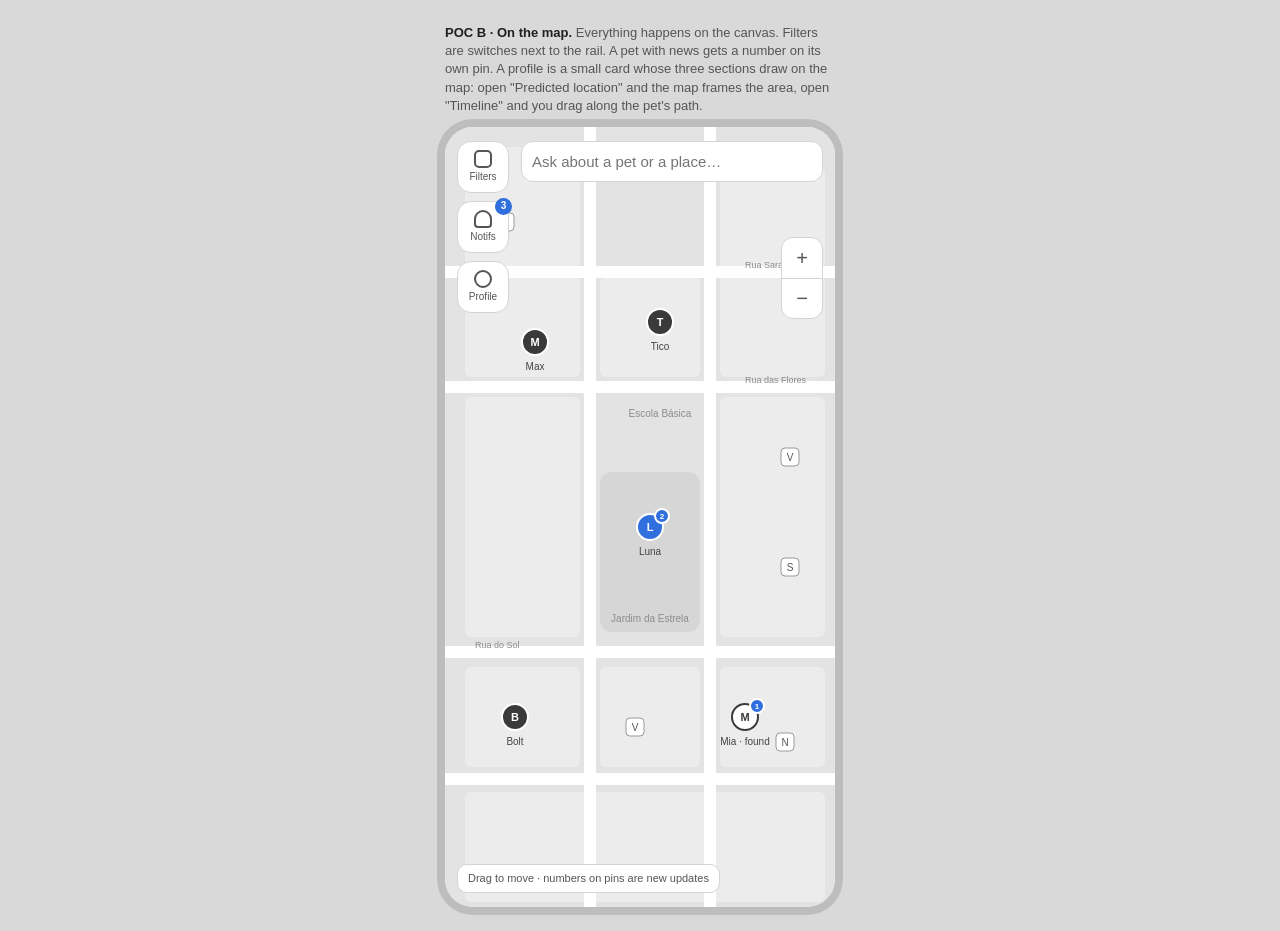
<file: Vault/Baseline/C2-05/POC/POC-B.html>
<!doctype html>
<html lang="en">
<head>
<meta charset="utf-8">
<meta name="viewport" content="width=device-width, initial-scale=1">
<title>POC B · On the Map</title>
<style>
  :root{--bg:#d9d9d9;--phone:#f5f5f5;--card:#fff;--ink:#1f1f1f;--ink2:#555;--ink3:#8c8c8c;--line:#d4d4d4;--accent:#2f6fde;--accent-soft:#e4ecfb}
  *{box-sizing:border-box}
  body{margin:0;background:var(--bg);font:15px/1.4 -apple-system,BlinkMacSystemFont,"Segoe UI",Roboto,sans-serif;color:var(--ink);display:flex;flex-direction:column;align-items:center;padding:24px 16px}
  button,input{font:inherit;color:inherit}
  .note{max-width:390px;width:100%;font-size:13px;color:var(--ink2);margin:0 0 12px}
  .note b{color:var(--ink)}
  .phone{position:relative;width:100%;max-width:390px;height:780px;background:var(--phone);border-radius:28px;overflow:hidden;box-shadow:0 0 0 8px #bdbdbd}
  svg.map{display:block;touch-action:none;cursor:grab;user-select:none}
  .meta{font-size:12px;color:var(--ink2)}
  ul,ol{margin:0;padding:0}
  .ask{display:flex;background:var(--card);border:1px solid var(--line);border-radius:12px;padding:0 10px}
  .ask input{flex:1;border:0;background:none;padding:9px 0;outline:none;min-width:0}
  .answer{background:var(--card);border:1px solid var(--line);border-radius:12px;padding:8px 12px;font-size:13px;color:var(--ink2);margin-top:6px}
  .answer:empty{display:none}
  .phead{display:flex;align-items:center;gap:10px}
  .avatar{width:40px;height:40px;border-radius:50%;background:#bdbdbd;flex:none;display:flex;align-items:center;justify-content:center;font-weight:600;color:#fff}
  .avatar.mine{background:var(--accent)}
  .phead h2{font-size:18px;margin:0}
  .tag{display:inline-block;border-radius:6px;padding:1px 7px;font-size:11px;border:1px solid var(--line);color:var(--ink2);margin-left:6px;vertical-align:2px}
  .sec h3{font-size:12px;text-transform:uppercase;letter-spacing:.05em;color:var(--ink3);margin:16px 0 4px}
  .upd{list-style:none;padding:9px 0;border-bottom:1px solid #eee;font-size:14px}
  .upd:last-child{border-bottom:0}
  .upd.review{background:var(--accent-soft);border-radius:10px;padding:10px;border:0;margin-bottom:6px}
  .cmp{display:flex;gap:8px;margin:8px 0}
  .cmp div{flex:1;height:64px;background:#d3d3d3;border-radius:8px;font-size:11px;padding:5px;display:flex;align-items:flex-end;color:var(--ink2)}
  .row{display:flex;gap:8px;margin-top:8px}
  .btn{flex:1;border:1px solid var(--line);background:var(--card);border-radius:10px;padding:9px;font-size:14px;cursor:pointer}
  .btn.primary{background:var(--accent);color:#fff;border-color:var(--accent)}
  .link{border:0;background:none;color:var(--accent);padding:0;cursor:pointer;font-size:13px}
  .fallback{background:#f1f1f1;border-left:3px solid var(--ink3);padding:8px 10px;font-size:13px;color:var(--ink2);border-radius:6px}
  .sec p{margin:4px 0;font-size:14px}
  .tl li{list-style:none;display:flex;gap:10px;padding:6px 0;font-size:14px}
  .tl .when{width:80px;flex:none;color:var(--ink2);font-size:12px;padding-top:2px}
  .flabel{font-size:12px;text-transform:uppercase;letter-spacing:.05em;color:var(--ink3);margin:12px 0 2px}
  .opt{display:flex;gap:10px;align-items:center;padding:7px 0;font-size:14px;cursor:pointer}
  .opt.sub{padding-left:26px}
  .opt input{width:18px;height:18px;accent-color:var(--accent)}
  .opt.off{color:var(--ink3)}
  .nitem{display:block;width:100%;text-align:left;background:none;border:0;border-bottom:1px solid #eee;padding:10px 0 10px 16px;cursor:pointer;position:relative}
  .nitem b{display:block;font-weight:500;font-size:14px}
  .nitem.unread b{font-weight:700}
  .nitem.unread:before{content:"";position:absolute;left:2px;top:16px;width:7px;height:7px;border-radius:50%;background:var(--accent)}
  .badge{position:absolute;top:-4px;right:-4px;min-width:17px;height:17px;border-radius:9px;background:var(--accent);color:#fff;font-size:10px;font-weight:700;display:flex;align-items:center;justify-content:center;padding:0 4px}
  .badge:empty{display:none}

  .phone svg.map{position:absolute;inset:0;width:100%;height:100%}
  .top{position:absolute;left:76px;right:12px;top:14px}
  .rail{position:absolute;left:12px;top:14px;display:flex;flex-direction:column;gap:8px}
  .rail button{position:relative;width:52px;height:52px;border:1px solid var(--line);background:var(--card);border-radius:14px;cursor:pointer;font-size:10px;color:var(--ink2);display:flex;flex-direction:column;align-items:center;justify-content:center;gap:2px}
  .rail .ic{width:18px;height:18px;border:2px solid currentColor;border-radius:5px}
  .rail button.on{border-color:var(--accent);color:var(--accent);background:var(--accent-soft)}
  .pop{position:absolute;left:76px;top:66px;width:220px;background:rgba(255,255,255,.96);border:1px solid var(--line);border-radius:14px;padding:6px 12px 10px;display:none;max-height:420px;overflow:auto}
  .pop.open{display:block}
  .pop .flabel:first-child{margin-top:6px}
  .zoom{position:absolute;right:12px;top:110px;display:flex;flex-direction:column;background:var(--card);border:1px solid var(--line);border-radius:12px;overflow:hidden}
  .zoom button{width:40px;height:40px;border:0;background:none;font-size:20px;cursor:pointer;color:var(--ink2)}
  .zoom button+button{border-top:1px solid var(--line)}
  .card{position:absolute;left:10px;right:10px;bottom:10px;max-height:46%;overflow:auto;background:var(--card);border:1px solid var(--line);border-radius:18px;padding:12px 14px;display:none}
  .card.open{display:block}
  .x{position:absolute;right:10px;top:8px;border:0;background:none;font-size:18px;color:var(--ink3);cursor:pointer}
  .acc{border-top:1px solid #eee;margin-top:10px}
  .acc > button{width:100%;display:flex;justify-content:space-between;align-items:center;border:0;background:none;padding:10px 0 4px;cursor:pointer;text-align:left}
  .acc > button b{font-size:14px}
  .acc > button .meta{margin-left:8px}
  .acc > button:after{content:"+";color:var(--ink3);font-size:18px}
  .acc.open > button:after{content:"–"}
  .acc .body{display:none;padding-bottom:4px}
  .acc.open .body{display:block}
  .scrub{width:100%;accent-color:var(--accent);margin:8px 0 2px}
  .hint{position:absolute;left:12px;bottom:14px;background:var(--card);border:1px solid var(--line);border-radius:10px;padding:6px 10px;font-size:11px;color:var(--ink2)}
</style>
</head>
<body>
<p class="note"><b>POC B · On the map.</b> Everything happens on the canvas. Filters are switches next to the rail. A pet with news gets a number on its own pin. A profile is a small card whose three sections draw on the map: open "Predicted location" and the map frames the area, open "Timeline" and you drag along the pet's path.</p>

<div class="phone">
  <svg class="map" id="map" viewBox="0 0 390 780" preserveAspectRatio="xMidYMid slice">
      <rect x="-600" y="-600" width="1590" height="1980" fill="#e3e3e3"/>
      <g fill="#ececec">
        <rect x="20" y="150" width="115" height="100" rx="6"/><rect x="155" y="150" width="100" height="100" rx="6"/>
        <rect x="275" y="40" width="105" height="210" rx="6"/><rect x="20" y="20" width="115" height="120" rx="6"/>
        <rect x="275" y="270" width="105" height="240" rx="6"/><rect x="20" y="270" width="115" height="240" rx="6"/>
        <rect x="20" y="540" width="115" height="100" rx="6"/><rect x="155" y="540" width="100" height="100" rx="6"/>
        <rect x="275" y="540" width="105" height="100" rx="6"/><rect x="20" y="665" width="360" height="110" rx="6"/>
      </g>
      <rect x="155" y="345" width="100" height="160" rx="12" fill="#d6d6d6"/>
      <text x="205" y="495" font-size="10" fill="#8c8c8c" text-anchor="middle">Jardim da Estrela</text>
      <text x="215" y="290" font-size="10" fill="#8c8c8c" text-anchor="middle">Escola Básica</text>
      <g stroke="#fff" stroke-width="12" fill="none">
        <path d="M-600 260 H990"/><path d="M-600 525 H990"/><path d="M-600 652 H990"/>
        <path d="M145 -600 V1380"/><path d="M265 -600 V1380"/><path d="M-600 145 H990"/>
      </g>
      <text x="300" y="256" font-size="9" fill="#8c8c8c">Rua das Flores</text>
      <text x="30" y="521" font-size="9" fill="#8c8c8c">Rua do Sol</text>
      <text x="300" y="141" font-size="9" fill="#8c8c8c">Rua Saraiva</text>

    <g id="overlay"></g><g id="pins"></g><g id="scrubLayer"></g>
  </svg>

  <nav class="rail" aria-label="Map tools">
    <button id="bFilters" aria-label="Filters"><span class="ic"></span>Filters</button>
    <button id="bNotifs" aria-label="Notifications"><span class="ic" style="border-radius:50% 50% 4px 4px"></span>Notifs<span class="badge" id="badge"></span></button>
    <button id="bProfile" aria-label="My pet's profile"><span class="ic" style="border-radius:50%"></span>Profile</button>
  </nav>
  <div class="top">
    <form class="ask" id="askForm"><input id="ask" placeholder="Ask about a pet or a place…" aria-label="Ask about a pet or a place"></form>
    <div class="answer" id="answer" aria-live="polite"></div>
  </div>
  <div class="pop" id="pop" aria-live="polite"></div>
  <div class="zoom"><button id="zin" aria-label="Zoom in">+</button><button id="zout" aria-label="Zoom out">−</button></div>
  <div class="hint" id="hint">Drag to move · numbers on pins are new updates</div>

  <section class="card" id="card" aria-live="polite">
    <button class="x" id="cardX" aria-label="Back to the whole map">✕</button>
    <div id="cardBody"></div>
  </section>
</div>

<script>
// ---------- shared data (same in all three POCs) ----------
const NS="http://www.w3.org/2000/svg", $=id=>document.getElementById(id);
const mk=(t,a,txt)=>{const e=document.createElementNS(NS,t);for(const k in a)e.setAttribute(k,a[k]);if(txt!=null)e.textContent=txt;return e};
const clamp=(v,a,b)=>Math.max(a,Math.min(b,v));

const PETS=[
 {id:"luna",name:"Luna",type:"dog",kind:"Dog",mine:true,status:"Missing for 2 days",x:205,y:400,
  updates:[
   {text:"Possible match: a found dog photographed near Escola Básica",meta:"Photo match 82% · 1 h ago · waiting for your review",review:true,x:262,y:300},
   {text:"Joana shared Luna's link in a neighbourhood group",meta:"3 h ago · 140 people reached"},
   {text:"Seen near the bakery on Rua das Flores",meta:"Helper Ana · confirmed by 3 people · 1 day ago",x:150,y:500}],
  predict:{x:215,y:400,r:75,conf:"medium",text:"Most likely around Jardim da Estrela, within about 600 m of the last confirmed sighting."},
  timeline:[{t:"18 h ago",text:"Seen in Jardim da Estrela",x:205,y:400},{t:"1 day ago",text:"Seen near the bakery, Rua das Flores",x:150,y:500},{t:"2 days ago",text:"Went missing from home, Rua do Sol",x:90,y:600}]},
 {id:"max",name:"Max",type:"dog",kind:"Dog",status:"Missing for 5 days",x:90,y:215,
  updates:[{text:"Max's owner added a new photo",meta:"2 days ago"}],
  predict:{x:90,y:215,r:110,conf:"low",text:"Max was last seen 4 days ago near Rua Saraiva and nobody has reported a sighting since. A prediction will appear here as soon as someone does."},
  timeline:[{t:"4 days ago",text:"Last seen near Rua Saraiva",x:90,y:215},{t:"5 days ago",text:"Went missing from home",x:60,y:320}]},
 {id:"mia",name:"Mia",type:"cat",kind:"Cat",found:true,status:"Found · safe at Patas NGO",x:300,y:590,
  updates:[{text:"Found by Rui near Escola Básica and taken to Patas NGO",meta:"40 min ago · Patas will check the owner's identity",x:240,y:300}],
  predict:{conf:"none",text:"No prediction needed: Mia is safe at Patas NGO. If Mia is yours, contact Patas to arrange the pick-up."},
  timeline:[{t:"20 min ago",text:"Arrived at Patas NGO",x:335,y:600},{t:"40 min ago",text:"Found near Escola Básica",x:240,y:300}]},
 {id:"tico",name:"Tico",type:"cat",kind:"Cat",status:"Missing for 1 day",x:215,y:195,
  updates:[{text:"Possibly seen on a balcony on Rua Saraiva",meta:"Helper report · not confirmed yet · 5 h ago",x:200,y:120}],
  predict:{x:212,y:180,r:55,conf:"medium",text:"Most likely within 300 m of home: indoor cats usually stay close."},
  timeline:[{t:"1 day ago",text:"Went missing from home",x:215,y:195}]},
 {id:"bolt",name:"Bolt",type:"other",kind:"Rabbit",status:"Missing for 3 days",x:70,y:590,
  updates:[{text:"Bolt's owner put up posters around the market",meta:"1 day ago"}],
  predict:{x:70,y:590,r:50,conf:"medium",text:"Most likely hiding in gardens near the market: rabbits rarely travel far."},
  timeline:[{t:"3 days ago",text:"Escaped from a garden near the market",x:70,y:590}]}
];
const SERV=[
 {k:"shop",name:"Pet shop Bicho",x:60,y:95},{k:"shop",name:"Pet shop Patinhas",x:345,y:440},
 {k:"vet",name:"Vet Estrela · open now",x:345,y:330},{k:"vet",name:"24 h vet",x:190,y:600},
 {k:"ngo",name:"Patas NGO",x:340,y:615}];
const F={shop:true,vet:true,ngo:true,animals:true,types:{dog:true,cat:true,other:true}};
const NOTIFS=[
 {id:1,text:"New close match for Luna",meta:"82% photo match · 1 h ago",pet:"luna",read:false},
 {id:2,text:"New person shared Luna's link",meta:"Joana · 3 h ago",pet:"luna",read:false},
 {id:3,text:"Pet found close to you",meta:"Mia, a cat · 300 m away · 40 min ago",pet:"mia",read:false}];
const pet=id=>PETS.find(p=>p.id===id);
const unread=()=>NOTIFS.filter(n=>!n.read).length;
const unreadFor=id=>NOTIFS.filter(n=>!n.read&&n.pet===id).length;
const visibleCount=()=>SERV.filter(s=>F[s.k]).length+(F.animals?PETS.filter(p=>F.types[p.type]).length:0);

// ---------- map drawing ----------
function drawPins(g,openId,onPin,opts={}){
  g.innerHTML="";
  SERV.forEach(s=>{if(!F[s.k])return;const t=mk("g",{});
    t.append(mk("rect",{x:s.x-9,y:s.y-9,width:18,height:18,rx:4,fill:"#fff",stroke:"#9a9a9a"}),
             mk("text",{x:s.x,y:s.y+4,"text-anchor":"middle","font-size":10,fill:"#555"},{shop:"S",vet:"V",ngo:"N"}[s.k]),mk("title",{},s.name));
    g.append(t)});
  if(!F.animals)return;
  PETS.forEach(p=>{if(!F.types[p.type])return;const on=p.id===openId;
    const t=mk("g",{class:"pin",tabindex:0,role:"button","aria-label":p.name+", "+p.status,style:"cursor:pointer"});
    t.append(mk("circle",{cx:p.x,cy:p.y,r:on?16:13,fill:p.mine?"#2f6fde":p.found?"#fff":"#3a3a3a",stroke:on?"#2f6fde":(p.found?"#3a3a3a":"#fff"),"stroke-width":on?3:2}));
    t.append(mk("text",{x:p.x,y:p.y+4,"text-anchor":"middle","font-size":11,"font-weight":700,fill:p.found?"#3a3a3a":"#fff"},p.name[0]));
    t.append(mk("text",{x:p.x,y:p.y+28,"text-anchor":"middle","font-size":10,fill:"#444"},p.name+(p.found?" · found":"")));
    if(opts.dots&&unreadFor(p.id)){t.append(mk("circle",{cx:p.x+12,cy:p.y-11,r:7,fill:"#2f6fde",stroke:"#fff","stroke-width":2}));
      t.append(mk("text",{x:p.x+12,y:p.y-8,"text-anchor":"middle","font-size":8,"font-weight":700,fill:"#fff"},unreadFor(p.id)))}
    t.addEventListener("click",e=>{e.stopPropagation();onPin(p.id)});
    t.addEventListener("keydown",e=>{if(e.key==="Enter")onPin(p.id)});
    g.append(t)});
}
// what an open profile adds to the map: predicted area, timeline path, update points
function drawOverlay(g,p,o={}){
  g.innerHTML="";if(!p)return;const show={predict:true,timeline:true,updates:false,labels:false,...o};
  const pr=p.predict;
  if(show.predict&&pr.x!=null){const low=pr.conf==="low";
    g.append(mk("circle",{cx:pr.x,cy:pr.y,r:pr.r,fill:low?"#8c8c8c":"#2f6fde","fill-opacity":low?.07:.1,stroke:low?"#8c8c8c":"#2f6fde","stroke-dasharray":"4 4"}));
    g.append(mk("text",{x:pr.x,y:pr.y-pr.r-6,"text-anchor":"middle","font-size":10,fill:low?"#666":"#2f6fde"},low?"Not enough sightings to predict":"Predicted area · "+pr.conf+" confidence"))}
  const tl=p.timeline.filter(e=>e.x!=null);
  if(show.timeline){
    if(tl.length>1)g.append(mk("polyline",{points:tl.map(e=>e.x+","+e.y).join(" "),fill:"none",stroke:"#2f6fde","stroke-width":3,"stroke-dasharray":"6 5","stroke-opacity":.7}));
    tl.forEach((e,i)=>{g.append(mk("circle",{cx:e.x,cy:e.y,r:5,fill:"#fff",stroke:"#2f6fde","stroke-width":2,"stroke-opacity":Math.max(.35,1-i*.25)}));
      if(show.labels)g.append(mk("text",{x:e.x+9,y:e.y-6,"font-size":10,fill:"#2f6fde"},e.t))})}
  if(show.updates)p.updates.filter(u=>u.x!=null).forEach(u=>{
    g.append(mk("circle",{cx:u.x,cy:u.y,r:9,fill:u.review?"#fff":"#2f6fde",stroke:"#2f6fde","stroke-width":2,"stroke-dasharray":u.review?"3 2":""}));
    if(show.labels)g.append(mk("text",{x:u.x+13,y:u.y+4,"font-size":10,fill:"#2f6fde"},u.review?"To review":u.meta.split(" · ").pop()))});
}
function bbox(p,mode){
  let pts=[];const pr=p.predict;
  if(mode==="predict"&&pr.x!=null)pts=[[pr.x-pr.r,pr.y-pr.r],[pr.x+pr.r,pr.y+pr.r]];
  else if(mode==="updates")pts=p.updates.filter(u=>u.x!=null).map(u=>[u.x,u.y]);
  else if(mode==="timeline")pts=p.timeline.filter(e=>e.x!=null).map(e=>[e.x,e.y]);
  pts.push([p.x,p.y]);
  const xs=pts.map(a=>a[0]),ys=pts.map(a=>a[1]);
  return [Math.min(...xs),Math.min(...ys),Math.max(...xs),Math.max(...ys)];
}
// calm, user-started camera move
function animateVB(svg,to,ms=450){
  const from=svg.getAttribute("viewBox").split(" ").map(Number),t0=performance.now();
  const step=n=>{const k=Math.min(1,(n-t0)/ms),e=k<.5?2*k*k:1-Math.pow(-2*k+2,2)/2;
    svg.setAttribute("viewBox",from.map((f,i)=>f+(to[i]-f)*e).join(" "));if(k<1)requestAnimationFrame(step)};
  requestAnimationFrame(step);
}
function enablePan(svg){
  let d=null;
  svg.addEventListener("pointerdown",e=>{if(e.target.closest(".pin"))return;
    const vb=svg.getAttribute("viewBox").split(" ").map(Number);
    d={x:e.clientX,y:e.clientY,vb,s:Math.max(svg.clientWidth/vb[2],svg.clientHeight/vb[3])};
    svg.setPointerCapture(e.pointerId);svg.style.cursor="grabbing"});
  svg.addEventListener("pointermove",e=>{if(!d)return;const v=d.vb.slice();
    v[0]=clamp(d.vb[0]-(e.clientX-d.x)/d.s,-250,640-v[2]);v[1]=clamp(d.vb[1]-(e.clientY-d.y)/d.s,-250,1030-v[3]);
    svg.setAttribute("viewBox",v.join(" "))});
  const end=()=>{d=null;svg.style.cursor=""};
  svg.addEventListener("pointerup",end);svg.addEventListener("pointercancel",end);
}

// ---------- panels' content (same breadboard in all three POCs) ----------
function profileHead(p){
  return `<div class="phead"><div class="avatar ${p.mine?"mine":""}">${p.name[0]}</div><div><h2>${p.name}${p.mine?'<span class="tag">Your pet</span>':""}</h2><div class="meta">${p.kind} · ${p.status}</div></div></div>`;
}
function updatesHTML(p){
  return `<ul>${p.updates.map((u,i)=>u.review?
   `<li class="upd review"><b>${u.text}</b><div class="meta">${u.meta}</div><div class="cmp"><div>${p.name}</div><div>Found dog</div></div><div class="row"><button class="btn primary" data-rv="yes" data-i="${i}">It's ${p.name}</button><button class="btn" data-rv="no" data-i="${i}">Not ${p.name}</button></div></li>`:
   `<li class="upd">${u.text}<div class="meta">${u.meta}${u.undo?` · <button class="link" data-undo>Undo</button>`:""}</div></li>`).join("")}</ul>`;
}
function predictHTML(p){
  const pr=p.predict;
  if(pr.conf==="none")return `<p>${pr.text}</p>`;
  if(pr.conf==="low")return `<div class="fallback"><b>We can't predict where ${p.name} is yet.</b> ${pr.text}</div>`;
  return `<p>${pr.text}</p><div class="meta">${pr.conf[0].toUpperCase()+pr.conf.slice(1)} confidence · based on ${p.timeline.filter(e=>e.x!=null).length} confirmed sighting${p.timeline.length>1?"s":""}</div>`;
}
function timelineHTML(p){
  return `<ol class="tl">${p.timeline.map(e=>`<li><span class="when">${e.t}</span><span>${e.text}</span></li>`).join("")}</ol>`;
}
// fixed order: updates, predicted location, timeline
function profileHTML(p){
  return `${profileHead(p)}
  <section class="sec" data-sec="updates"><h3>Updates on ${p.name}</h3>${updatesHTML(p)}</section>
  <section class="sec" data-sec="predict"><h3>Predicted location</h3>${predictHTML(p)}</section>
  <section class="sec" data-sec="timeline"><h3>Timeline</h3>${timelineHTML(p)}</section>`;
}
// review = AI proposes, owner decides; applied at once, undo in place
function bindProfile(root,p,rerender){
  root.querySelectorAll("[data-rv]").forEach(b=>b.onclick=()=>{
    const snap=JSON.stringify(p),i=+b.dataset.i;
    if(b.dataset.rv==="yes"){
      p.updates[i]={text:`You confirmed the dog near Escola Básica is ${p.name}`,meta:"Just now · added to the timeline",undo:true,x:262,y:300};
      p.timeline.unshift({t:"1 h ago",text:"Photographed near Escola Básica",x:262,y:300});
      p.predict={x:262,y:300,r:55,conf:"high",text:"Most likely around Escola Básica, within about 400 m of the newest sighting."};
      p.x=262;p.y=300;
    } else p.updates[i]={text:"You marked the photo near Escola Básica as not "+p.name,meta:"Just now · removed from the search",undo:true};
    p._snap=snap;rerender();
  });
  root.querySelectorAll("[data-undo]").forEach(b=>b.onclick=()=>{if(p._snap){Object.assign(p,JSON.parse(p._snap));rerender()}});
}
function filtersHTML(){
  const c=(k,l)=>`<label class="opt"><input type="checkbox" data-f="${k}" ${F[k]?"checked":""}> ${l}</label>`;
  const t=(k,l)=>`<label class="opt sub ${F.animals?"":"off"}"><input type="checkbox" data-t="${k}" ${F.types[k]?"checked":""} ${F.animals?"":"disabled"}> ${l}</label>`;
  return `<div class="flabel">Places</div>${c("shop","Pet shops")}${c("vet","Vets")}${c("ngo","NGOs")}
  <div class="flabel">Animals</div>${c("animals","Lost and found animals")}
  <div class="flabel">Pet types</div>${t("dog","Dogs")}${t("cat","Cats")}${t("other","Other animals")}
  <p class="meta" data-count>Showing ${visibleCount()} on the map</p>`;
}
// live: every tick updates the map at once, no Apply button
function bindFilters(root,rerender){
  root.querySelectorAll("input").forEach(i=>i.onchange=()=>{
    if(i.dataset.f)F[i.dataset.f]=i.checked;else F.types[i.dataset.t]=i.checked;
    root.querySelectorAll("[data-t]").forEach(x=>{x.disabled=!F.animals;x.parentNode.classList.toggle("off",!F.animals)});
    root.querySelector("[data-count]").textContent=`Showing ${visibleCount()} on the map`;
    rerender();
  });
}
function notifsHTML(){
  return `<ul>${NOTIFS.map(n=>`<li style="list-style:none"><button class="nitem ${n.read?"":"unread"}" data-n="${n.id}"><b>${n.text}</b><span class="meta">${n.meta}</span></button></li>`).join("")}</ul>`;
}
function bindNotifs(root,openPet){
  root.querySelectorAll("[data-n]").forEach(b=>b.onclick=()=>{const n=NOTIFS.find(x=>x.id==b.dataset.n);n.read=true;openPet(n.pet)});
}
// minority conversational input: a short question, answered by pointing to the map
function ask(q){
  q=q.toLowerCase();
  const p=PETS.find(x=>q.includes(x.name.toLowerCase()));
  if(p)return {pet:p.id,text:`${p.name}: ${p.status.toLowerCase()}. Showing the profile.`};
  if(/vet/.test(q))return {text:"Vet Estrela is open now, on the right of the map (V)."};
  if(/shelter|ngo/.test(q))return {text:"Patas NGO is at the bottom right of the map (N)."};
  const l=pet("luna");return {pet:"luna",text:`Luna: ${l.predict.text} Showing the profile.`};
}

const svg=$("map");let openId=null,pop=null,sec="updates",scrubV=100;
const HOME=[0,0,390,780];
enablePan(svg);
function rerender(){
  drawPins($("pins"),openId,openProfile,{dots:true});
  const p=openId&&pet(openId);
  drawOverlay($("overlay"),p,{predict:sec==="predict",timeline:sec==="timeline",updates:sec==="updates",labels:true});
  drawScrub(p);
  $("badge").textContent=unread()||"";
  $("bFilters").classList.toggle("on",pop==="filters");$("bNotifs").classList.toggle("on",pop==="notifs");$("bProfile").classList.toggle("on",openId==="luna");
}
function openPop(kind){
  if(pop===kind){pop=null;$("pop").classList.remove("open");rerender();return}
  pop=kind;$("pop").innerHTML=kind==="filters"?filtersHTML():notifsHTML();
  if(kind==="filters")bindFilters($("pop"),rerender);else bindNotifs($("pop"),id=>{pop=null;$("pop").classList.remove("open");openProfile(id)});
  $("pop").classList.add("open");rerender();
}
// frame what the open section is about, in the part of the map above the card
function frame(p){
  const [x1,y1,x2,y2]=bbox(p,sec),s=clamp(Math.min(390/(x2-x1+90),280/(y2-y1+90)),.6,2.2);
  const cx=(x1+x2)/2,cy=(y1+y2)/2;animateVB(svg,[cx-195/s,cy-215/s,390/s,780/s]);
}
function acc(id,title,summary,body){
  return `<div class="acc ${sec===id?"open":""}" data-acc="${id}"><button aria-expanded="${sec===id}"><span><b>${title}</b><span class="meta">${summary}</span></span></button><div class="body">${body}</div></div>`;
}
function openProfile(id){
  pop=null;$("pop").classList.remove("open");
  if(openId!==id){sec="updates";scrubV=100}
  openId=id;const p=pet(id);NOTIFS.forEach(n=>{if(n.pet===id)n.read=true});
  const toReview=p.updates.filter(u=>u.review).length;
  const tlPts=p.timeline.filter(e=>e.x!=null).length;
  $("cardBody").innerHTML=profileHead(p)+
    acc("updates","Updates",toReview?`${toReview} to review`:`${p.updates.length}`,updatesHTML(p))+
    acc("predict","Predicted location",p.predict.conf==="none"?"not needed":p.predict.conf==="low"?"unsure":p.predict.conf+" confidence",predictHTML(p))+
    acc("timeline","Timeline",`${p.timeline.length} events`,(tlPts>1?`<input class="scrub" id="scrub" type="range" min="0" max="100" value="${scrubV}" aria-label="Move along ${p.name}'s path"><div class="meta" id="scrubText"></div>`:"")+timelineHTML(p));
  $("card").classList.add("open");
  $("cardBody").querySelectorAll("[data-acc] > button").forEach(b=>b.onclick=()=>{const k=b.parentNode.dataset.acc;sec=k;openProfile(id);frame(p)});
  bindProfile($("cardBody"),p,()=>openProfile(id));
  const sc=$("scrub");if(sc)sc.oninput=()=>{scrubV=+sc.value;drawScrub(p)};
  frame(p);rerender();
}
// timeline scrubber: a marker moves along the path, oldest to newest
function drawScrub(p){
  const g=$("scrubLayer");g.innerHTML="";if(!p||sec!=="timeline")return;
  const pts=p.timeline.filter(e=>e.x!=null).slice().reverse();if(pts.length<2)return;
  const f=scrubV/100*(pts.length-1),i=Math.min(pts.length-2,Math.floor(f)),k=f-i;
  const x=pts[i].x+(pts[i+1].x-pts[i].x)*k,y=pts[i].y+(pts[i+1].y-pts[i].y)*k;
  g.append(mk("circle",{cx:x,cy:y,r:10,fill:"#2f6fde",stroke:"#fff","stroke-width":3}));
  const near=pts[Math.round(f)];const t=$("scrubText");if(t)t.textContent=`${near.t}: ${near.text}`;
}
function zoom(f){const v=svg.getAttribute("viewBox").split(" ").map(Number),w=clamp(v[2]*f,180,780),h=w*2;
  animateVB(svg,[v[0]+(v[2]-w)/2,v[1]+(v[3]-h)/2,w,h],250)}
$("zin").onclick=()=>zoom(.75);$("zout").onclick=()=>zoom(1.33);
$("bFilters").onclick=()=>openPop("filters");$("bNotifs").onclick=()=>openPop("notifs");$("bProfile").onclick=()=>openProfile("luna");
$("cardX").onclick=()=>{openId=null;$("card").classList.remove("open");animateVB(svg,HOME);rerender()};
$("askForm").onsubmit=e=>{e.preventDefault();const a=ask($("ask").value);$("answer").textContent=a.text;if(a.pet)openProfile(a.pet)};
rerender();
</script>
</body>
</html>
</file>
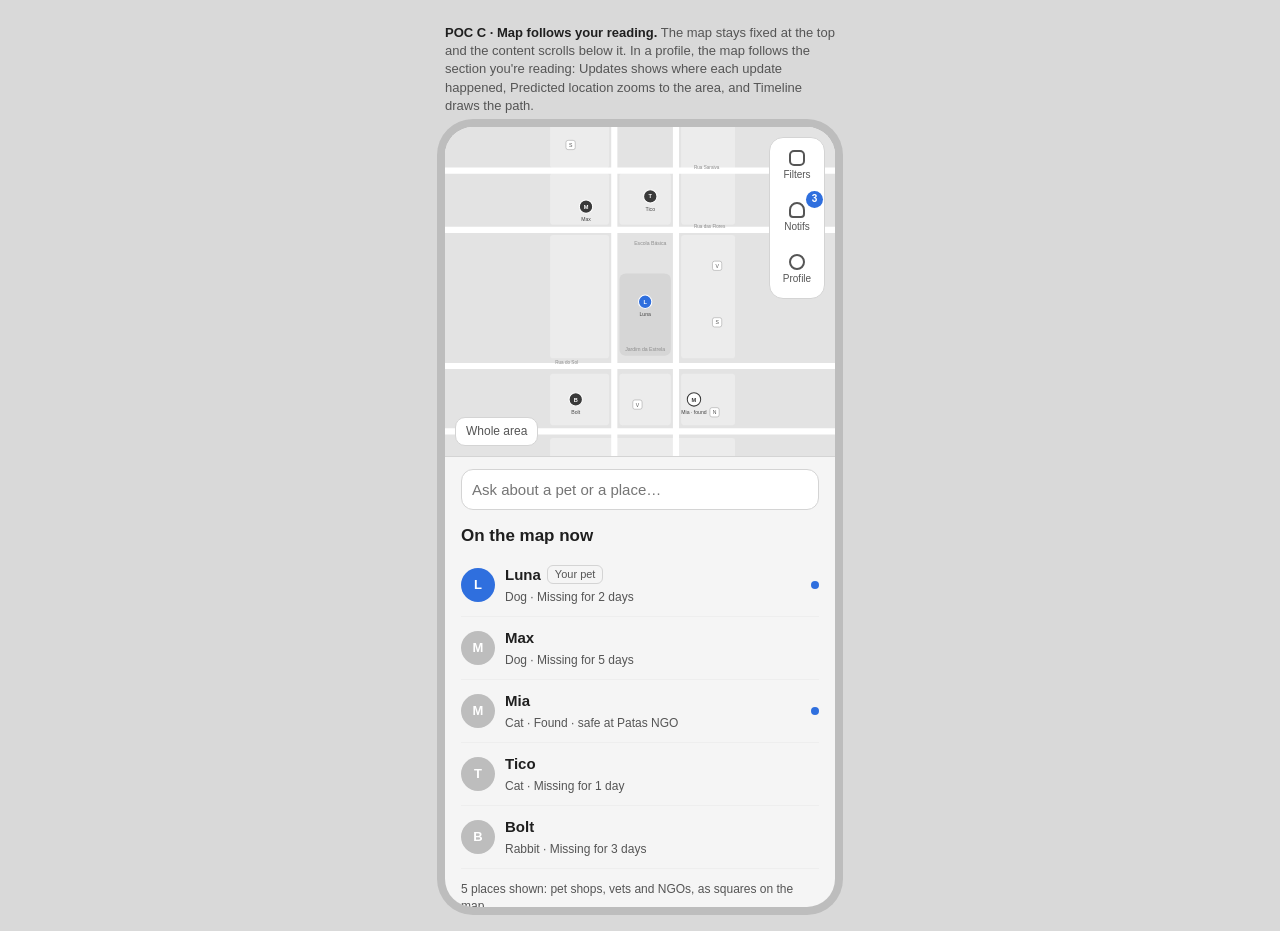
<file: Vault/Baseline/C2-05/POC/POC-C.html>
<!doctype html>
<html lang="en">
<head>
<meta charset="utf-8">
<meta name="viewport" content="width=device-width, initial-scale=1">
<title>POC C · Map Follows Reading</title>
<style>
  :root{--bg:#d9d9d9;--phone:#f5f5f5;--card:#fff;--ink:#1f1f1f;--ink2:#555;--ink3:#8c8c8c;--line:#d4d4d4;--accent:#2f6fde;--accent-soft:#e4ecfb}
  *{box-sizing:border-box}
  body{margin:0;background:var(--bg);font:15px/1.4 -apple-system,BlinkMacSystemFont,"Segoe UI",Roboto,sans-serif;color:var(--ink);display:flex;flex-direction:column;align-items:center;padding:24px 16px}
  button,input{font:inherit;color:inherit}
  .note{max-width:390px;width:100%;font-size:13px;color:var(--ink2);margin:0 0 12px}
  .note b{color:var(--ink)}
  .phone{position:relative;width:100%;max-width:390px;height:780px;background:var(--phone);border-radius:28px;overflow:hidden;box-shadow:0 0 0 8px #bdbdbd}
  svg.map{display:block;touch-action:none;cursor:grab;user-select:none}
  .meta{font-size:12px;color:var(--ink2)}
  ul,ol{margin:0;padding:0}
  .ask{display:flex;background:var(--card);border:1px solid var(--line);border-radius:12px;padding:0 10px}
  .ask input{flex:1;border:0;background:none;padding:9px 0;outline:none;min-width:0}
  .answer{background:var(--card);border:1px solid var(--line);border-radius:12px;padding:8px 12px;font-size:13px;color:var(--ink2);margin-top:6px}
  .answer:empty{display:none}
  .phead{display:flex;align-items:center;gap:10px}
  .avatar{width:40px;height:40px;border-radius:50%;background:#bdbdbd;flex:none;display:flex;align-items:center;justify-content:center;font-weight:600;color:#fff}
  .avatar.mine{background:var(--accent)}
  .phead h2{font-size:18px;margin:0}
  .tag{display:inline-block;border-radius:6px;padding:1px 7px;font-size:11px;border:1px solid var(--line);color:var(--ink2);margin-left:6px;vertical-align:2px}
  .sec h3{font-size:12px;text-transform:uppercase;letter-spacing:.05em;color:var(--ink3);margin:16px 0 4px}
  .upd{list-style:none;padding:9px 0;border-bottom:1px solid #eee;font-size:14px}
  .upd:last-child{border-bottom:0}
  .upd.review{background:var(--accent-soft);border-radius:10px;padding:10px;border:0;margin-bottom:6px}
  .cmp{display:flex;gap:8px;margin:8px 0}
  .cmp div{flex:1;height:64px;background:#d3d3d3;border-radius:8px;font-size:11px;padding:5px;display:flex;align-items:flex-end;color:var(--ink2)}
  .row{display:flex;gap:8px;margin-top:8px}
  .btn{flex:1;border:1px solid var(--line);background:var(--card);border-radius:10px;padding:9px;font-size:14px;cursor:pointer}
  .btn.primary{background:var(--accent);color:#fff;border-color:var(--accent)}
  .link{border:0;background:none;color:var(--accent);padding:0;cursor:pointer;font-size:13px}
  .fallback{background:#f1f1f1;border-left:3px solid var(--ink3);padding:8px 10px;font-size:13px;color:var(--ink2);border-radius:6px}
  .sec p{margin:4px 0;font-size:14px}
  .tl li{list-style:none;display:flex;gap:10px;padding:6px 0;font-size:14px}
  .tl .when{width:80px;flex:none;color:var(--ink2);font-size:12px;padding-top:2px}
  .flabel{font-size:12px;text-transform:uppercase;letter-spacing:.05em;color:var(--ink3);margin:12px 0 2px}
  .opt{display:flex;gap:10px;align-items:center;padding:7px 0;font-size:14px;cursor:pointer}
  .opt.sub{padding-left:26px}
  .opt input{width:18px;height:18px;accent-color:var(--accent)}
  .opt.off{color:var(--ink3)}
  .nitem{display:block;width:100%;text-align:left;background:none;border:0;border-bottom:1px solid #eee;padding:10px 0 10px 16px;cursor:pointer;position:relative}
  .nitem b{display:block;font-weight:500;font-size:14px}
  .nitem.unread b{font-weight:700}
  .nitem.unread:before{content:"";position:absolute;left:2px;top:16px;width:7px;height:7px;border-radius:50%;background:var(--accent)}
  .badge{position:absolute;top:-4px;right:-4px;min-width:17px;height:17px;border-radius:9px;background:var(--accent);color:#fff;font-size:10px;font-weight:700;display:flex;align-items:center;justify-content:center;padding:0 4px}
  .badge:empty{display:none}

  .phone{display:flex;flex-direction:column}
  .mapbox{position:relative;height:330px;flex:none;border-bottom:1px solid var(--line)}
  .mapbox svg.map{width:100%;height:100%}
  .rail{position:absolute;right:10px;top:10px;display:flex;flex-direction:column;gap:6px;background:var(--card);border:1px solid var(--line);border-radius:14px;padding:5px}
  .rail button{position:relative;width:44px;height:46px;border:0;background:none;border-radius:10px;cursor:pointer;font-size:10px;color:var(--ink2);display:flex;flex-direction:column;align-items:center;justify-content:center;gap:2px}
  .rail .ic{width:16px;height:16px;border:2px solid currentColor;border-radius:5px}
  .rail button.on{background:var(--accent-soft);color:var(--accent)}
  .maplabel{position:absolute;left:10px;bottom:10px;background:var(--card);border:1px solid var(--line);border-radius:10px;padding:5px 10px;font-size:12px;color:var(--ink2)}
  .maplabel b{color:var(--accent);font-weight:600}
  .page{flex:1;overflow:auto;padding:12px 16px 40px;position:relative}
  .back{border:0;background:none;color:var(--accent);padding:0 0 8px;cursor:pointer;font-size:14px}
  .page h2.t{font-size:17px;margin:0 0 6px}
  .steps{position:sticky;top:-12px;z-index:2;background:var(--phone);display:flex;gap:6px;padding:8px 0;margin:8px 0 0}
  .steps button{flex:1;border:1px solid var(--line);background:var(--card);border-radius:999px;padding:5px 4px;font-size:12px;color:var(--ink2);cursor:pointer}
  .steps button.on{border-color:var(--accent);color:var(--accent);background:var(--accent-soft)}
  .page .sec{min-height:230px;padding-bottom:8px}
  .page .sec:last-child{min-height:340px}
  .prow{display:flex;gap:10px;align-items:center;width:100%;border:0;border-bottom:1px solid #eee;background:none;padding:10px 0;cursor:pointer;text-align:left}
  .prow .avatar{width:34px;height:34px;font-size:13px}
  .prow .dot{margin-left:auto;width:8px;height:8px;border-radius:50%;background:var(--accent)}
</style>
</head>
<body>
<p class="note"><b>POC C · Map follows your reading.</b> The map stays fixed at the top and the content scrolls below it. In a profile, the map follows the section you're reading: Updates shows where each update happened, Predicted location zooms to the area, and Timeline draws the path.</p>

<div class="phone">
  <div class="mapbox">
    <svg class="map" id="map" viewBox="-195 60 780 640" preserveAspectRatio="xMidYMid slice">
      <rect x="-600" y="-600" width="1590" height="1980" fill="#e3e3e3"/>
      <g fill="#ececec">
        <rect x="20" y="150" width="115" height="100" rx="6"/><rect x="155" y="150" width="100" height="100" rx="6"/>
        <rect x="275" y="40" width="105" height="210" rx="6"/><rect x="20" y="20" width="115" height="120" rx="6"/>
        <rect x="275" y="270" width="105" height="240" rx="6"/><rect x="20" y="270" width="115" height="240" rx="6"/>
        <rect x="20" y="540" width="115" height="100" rx="6"/><rect x="155" y="540" width="100" height="100" rx="6"/>
        <rect x="275" y="540" width="105" height="100" rx="6"/><rect x="20" y="665" width="360" height="110" rx="6"/>
      </g>
      <rect x="155" y="345" width="100" height="160" rx="12" fill="#d6d6d6"/>
      <text x="205" y="495" font-size="10" fill="#8c8c8c" text-anchor="middle">Jardim da Estrela</text>
      <text x="215" y="290" font-size="10" fill="#8c8c8c" text-anchor="middle">Escola Básica</text>
      <g stroke="#fff" stroke-width="12" fill="none">
        <path d="M-600 260 H990"/><path d="M-600 525 H990"/><path d="M-600 652 H990"/>
        <path d="M145 -600 V1380"/><path d="M265 -600 V1380"/><path d="M-600 145 H990"/>
      </g>
      <text x="300" y="256" font-size="9" fill="#8c8c8c">Rua das Flores</text>
      <text x="30" y="521" font-size="9" fill="#8c8c8c">Rua do Sol</text>
      <text x="300" y="141" font-size="9" fill="#8c8c8c">Rua Saraiva</text>

      <g id="overlay"></g><g id="pins"></g>
    </svg>
    <nav class="rail" aria-label="Map tools">
      <button id="bFilters" aria-label="Filters"><span class="ic"></span>Filters</button>
      <button id="bNotifs" aria-label="Notifications"><span class="ic" style="border-radius:50% 50% 4px 4px"></span>Notifs<span class="badge" id="badge"></span></button>
      <button id="bProfile" aria-label="My pet's profile"><span class="ic" style="border-radius:50%"></span>Profile</button>
    </nav>
    <div class="maplabel" id="maplabel">Whole area</div>
  </div>
  <div class="page" id="page" aria-live="polite"></div>
</div>

<script>
// ---------- shared data (same in all three POCs) ----------
const NS="http://www.w3.org/2000/svg", $=id=>document.getElementById(id);
const mk=(t,a,txt)=>{const e=document.createElementNS(NS,t);for(const k in a)e.setAttribute(k,a[k]);if(txt!=null)e.textContent=txt;return e};
const clamp=(v,a,b)=>Math.max(a,Math.min(b,v));

const PETS=[
 {id:"luna",name:"Luna",type:"dog",kind:"Dog",mine:true,status:"Missing for 2 days",x:205,y:400,
  updates:[
   {text:"Possible match: a found dog photographed near Escola Básica",meta:"Photo match 82% · 1 h ago · waiting for your review",review:true,x:262,y:300},
   {text:"Joana shared Luna's link in a neighbourhood group",meta:"3 h ago · 140 people reached"},
   {text:"Seen near the bakery on Rua das Flores",meta:"Helper Ana · confirmed by 3 people · 1 day ago",x:150,y:500}],
  predict:{x:215,y:400,r:75,conf:"medium",text:"Most likely around Jardim da Estrela, within about 600 m of the last confirmed sighting."},
  timeline:[{t:"18 h ago",text:"Seen in Jardim da Estrela",x:205,y:400},{t:"1 day ago",text:"Seen near the bakery, Rua das Flores",x:150,y:500},{t:"2 days ago",text:"Went missing from home, Rua do Sol",x:90,y:600}]},
 {id:"max",name:"Max",type:"dog",kind:"Dog",status:"Missing for 5 days",x:90,y:215,
  updates:[{text:"Max's owner added a new photo",meta:"2 days ago"}],
  predict:{x:90,y:215,r:110,conf:"low",text:"Max was last seen 4 days ago near Rua Saraiva and nobody has reported a sighting since. A prediction will appear here as soon as someone does."},
  timeline:[{t:"4 days ago",text:"Last seen near Rua Saraiva",x:90,y:215},{t:"5 days ago",text:"Went missing from home",x:60,y:320}]},
 {id:"mia",name:"Mia",type:"cat",kind:"Cat",found:true,status:"Found · safe at Patas NGO",x:300,y:590,
  updates:[{text:"Found by Rui near Escola Básica and taken to Patas NGO",meta:"40 min ago · Patas will check the owner's identity",x:240,y:300}],
  predict:{conf:"none",text:"No prediction needed: Mia is safe at Patas NGO. If Mia is yours, contact Patas to arrange the pick-up."},
  timeline:[{t:"20 min ago",text:"Arrived at Patas NGO",x:335,y:600},{t:"40 min ago",text:"Found near Escola Básica",x:240,y:300}]},
 {id:"tico",name:"Tico",type:"cat",kind:"Cat",status:"Missing for 1 day",x:215,y:195,
  updates:[{text:"Possibly seen on a balcony on Rua Saraiva",meta:"Helper report · not confirmed yet · 5 h ago",x:200,y:120}],
  predict:{x:212,y:180,r:55,conf:"medium",text:"Most likely within 300 m of home: indoor cats usually stay close."},
  timeline:[{t:"1 day ago",text:"Went missing from home",x:215,y:195}]},
 {id:"bolt",name:"Bolt",type:"other",kind:"Rabbit",status:"Missing for 3 days",x:70,y:590,
  updates:[{text:"Bolt's owner put up posters around the market",meta:"1 day ago"}],
  predict:{x:70,y:590,r:50,conf:"medium",text:"Most likely hiding in gardens near the market: rabbits rarely travel far."},
  timeline:[{t:"3 days ago",text:"Escaped from a garden near the market",x:70,y:590}]}
];
const SERV=[
 {k:"shop",name:"Pet shop Bicho",x:60,y:95},{k:"shop",name:"Pet shop Patinhas",x:345,y:440},
 {k:"vet",name:"Vet Estrela · open now",x:345,y:330},{k:"vet",name:"24 h vet",x:190,y:600},
 {k:"ngo",name:"Patas NGO",x:340,y:615}];
const F={shop:true,vet:true,ngo:true,animals:true,types:{dog:true,cat:true,other:true}};
const NOTIFS=[
 {id:1,text:"New close match for Luna",meta:"82% photo match · 1 h ago",pet:"luna",read:false},
 {id:2,text:"New person shared Luna's link",meta:"Joana · 3 h ago",pet:"luna",read:false},
 {id:3,text:"Pet found close to you",meta:"Mia, a cat · 300 m away · 40 min ago",pet:"mia",read:false}];
const pet=id=>PETS.find(p=>p.id===id);
const unread=()=>NOTIFS.filter(n=>!n.read).length;
const unreadFor=id=>NOTIFS.filter(n=>!n.read&&n.pet===id).length;
const visibleCount=()=>SERV.filter(s=>F[s.k]).length+(F.animals?PETS.filter(p=>F.types[p.type]).length:0);

// ---------- map drawing ----------
function drawPins(g,openId,onPin,opts={}){
  g.innerHTML="";
  SERV.forEach(s=>{if(!F[s.k])return;const t=mk("g",{});
    t.append(mk("rect",{x:s.x-9,y:s.y-9,width:18,height:18,rx:4,fill:"#fff",stroke:"#9a9a9a"}),
             mk("text",{x:s.x,y:s.y+4,"text-anchor":"middle","font-size":10,fill:"#555"},{shop:"S",vet:"V",ngo:"N"}[s.k]),mk("title",{},s.name));
    g.append(t)});
  if(!F.animals)return;
  PETS.forEach(p=>{if(!F.types[p.type])return;const on=p.id===openId;
    const t=mk("g",{class:"pin",tabindex:0,role:"button","aria-label":p.name+", "+p.status,style:"cursor:pointer"});
    t.append(mk("circle",{cx:p.x,cy:p.y,r:on?16:13,fill:p.mine?"#2f6fde":p.found?"#fff":"#3a3a3a",stroke:on?"#2f6fde":(p.found?"#3a3a3a":"#fff"),"stroke-width":on?3:2}));
    t.append(mk("text",{x:p.x,y:p.y+4,"text-anchor":"middle","font-size":11,"font-weight":700,fill:p.found?"#3a3a3a":"#fff"},p.name[0]));
    t.append(mk("text",{x:p.x,y:p.y+28,"text-anchor":"middle","font-size":10,fill:"#444"},p.name+(p.found?" · found":"")));
    if(opts.dots&&unreadFor(p.id)){t.append(mk("circle",{cx:p.x+12,cy:p.y-11,r:7,fill:"#2f6fde",stroke:"#fff","stroke-width":2}));
      t.append(mk("text",{x:p.x+12,y:p.y-8,"text-anchor":"middle","font-size":8,"font-weight":700,fill:"#fff"},unreadFor(p.id)))}
    t.addEventListener("click",e=>{e.stopPropagation();onPin(p.id)});
    t.addEventListener("keydown",e=>{if(e.key==="Enter")onPin(p.id)});
    g.append(t)});
}
// what an open profile adds to the map: predicted area, timeline path, update points
function drawOverlay(g,p,o={}){
  g.innerHTML="";if(!p)return;const show={predict:true,timeline:true,updates:false,labels:false,...o};
  const pr=p.predict;
  if(show.predict&&pr.x!=null){const low=pr.conf==="low";
    g.append(mk("circle",{cx:pr.x,cy:pr.y,r:pr.r,fill:low?"#8c8c8c":"#2f6fde","fill-opacity":low?.07:.1,stroke:low?"#8c8c8c":"#2f6fde","stroke-dasharray":"4 4"}));
    g.append(mk("text",{x:pr.x,y:pr.y-pr.r-6,"text-anchor":"middle","font-size":10,fill:low?"#666":"#2f6fde"},low?"Not enough sightings to predict":"Predicted area · "+pr.conf+" confidence"))}
  const tl=p.timeline.filter(e=>e.x!=null);
  if(show.timeline){
    if(tl.length>1)g.append(mk("polyline",{points:tl.map(e=>e.x+","+e.y).join(" "),fill:"none",stroke:"#2f6fde","stroke-width":3,"stroke-dasharray":"6 5","stroke-opacity":.7}));
    tl.forEach((e,i)=>{g.append(mk("circle",{cx:e.x,cy:e.y,r:5,fill:"#fff",stroke:"#2f6fde","stroke-width":2,"stroke-opacity":Math.max(.35,1-i*.25)}));
      if(show.labels)g.append(mk("text",{x:e.x+9,y:e.y-6,"font-size":10,fill:"#2f6fde"},e.t))})}
  if(show.updates)p.updates.filter(u=>u.x!=null).forEach(u=>{
    g.append(mk("circle",{cx:u.x,cy:u.y,r:9,fill:u.review?"#fff":"#2f6fde",stroke:"#2f6fde","stroke-width":2,"stroke-dasharray":u.review?"3 2":""}));
    if(show.labels)g.append(mk("text",{x:u.x+13,y:u.y+4,"font-size":10,fill:"#2f6fde"},u.review?"To review":u.meta.split(" · ").pop()))});
}
function bbox(p,mode){
  let pts=[];const pr=p.predict;
  if(mode==="predict"&&pr.x!=null)pts=[[pr.x-pr.r,pr.y-pr.r],[pr.x+pr.r,pr.y+pr.r]];
  else if(mode==="updates")pts=p.updates.filter(u=>u.x!=null).map(u=>[u.x,u.y]);
  else if(mode==="timeline")pts=p.timeline.filter(e=>e.x!=null).map(e=>[e.x,e.y]);
  pts.push([p.x,p.y]);
  const xs=pts.map(a=>a[0]),ys=pts.map(a=>a[1]);
  return [Math.min(...xs),Math.min(...ys),Math.max(...xs),Math.max(...ys)];
}
// calm, user-started camera move
function animateVB(svg,to,ms=450){
  const from=svg.getAttribute("viewBox").split(" ").map(Number),t0=performance.now();
  const step=n=>{const k=Math.min(1,(n-t0)/ms),e=k<.5?2*k*k:1-Math.pow(-2*k+2,2)/2;
    svg.setAttribute("viewBox",from.map((f,i)=>f+(to[i]-f)*e).join(" "));if(k<1)requestAnimationFrame(step)};
  requestAnimationFrame(step);
}
function enablePan(svg){
  let d=null;
  svg.addEventListener("pointerdown",e=>{if(e.target.closest(".pin"))return;
    const vb=svg.getAttribute("viewBox").split(" ").map(Number);
    d={x:e.clientX,y:e.clientY,vb,s:Math.max(svg.clientWidth/vb[2],svg.clientHeight/vb[3])};
    svg.setPointerCapture(e.pointerId);svg.style.cursor="grabbing"});
  svg.addEventListener("pointermove",e=>{if(!d)return;const v=d.vb.slice();
    v[0]=clamp(d.vb[0]-(e.clientX-d.x)/d.s,-250,640-v[2]);v[1]=clamp(d.vb[1]-(e.clientY-d.y)/d.s,-250,1030-v[3]);
    svg.setAttribute("viewBox",v.join(" "))});
  const end=()=>{d=null;svg.style.cursor=""};
  svg.addEventListener("pointerup",end);svg.addEventListener("pointercancel",end);
}

// ---------- panels' content (same breadboard in all three POCs) ----------
function profileHead(p){
  return `<div class="phead"><div class="avatar ${p.mine?"mine":""}">${p.name[0]}</div><div><h2>${p.name}${p.mine?'<span class="tag">Your pet</span>':""}</h2><div class="meta">${p.kind} · ${p.status}</div></div></div>`;
}
function updatesHTML(p){
  return `<ul>${p.updates.map((u,i)=>u.review?
   `<li class="upd review"><b>${u.text}</b><div class="meta">${u.meta}</div><div class="cmp"><div>${p.name}</div><div>Found dog</div></div><div class="row"><button class="btn primary" data-rv="yes" data-i="${i}">It's ${p.name}</button><button class="btn" data-rv="no" data-i="${i}">Not ${p.name}</button></div></li>`:
   `<li class="upd">${u.text}<div class="meta">${u.meta}${u.undo?` · <button class="link" data-undo>Undo</button>`:""}</div></li>`).join("")}</ul>`;
}
function predictHTML(p){
  const pr=p.predict;
  if(pr.conf==="none")return `<p>${pr.text}</p>`;
  if(pr.conf==="low")return `<div class="fallback"><b>We can't predict where ${p.name} is yet.</b> ${pr.text}</div>`;
  return `<p>${pr.text}</p><div class="meta">${pr.conf[0].toUpperCase()+pr.conf.slice(1)} confidence · based on ${p.timeline.filter(e=>e.x!=null).length} confirmed sighting${p.timeline.length>1?"s":""}</div>`;
}
function timelineHTML(p){
  return `<ol class="tl">${p.timeline.map(e=>`<li><span class="when">${e.t}</span><span>${e.text}</span></li>`).join("")}</ol>`;
}
// fixed order: updates, predicted location, timeline
function profileHTML(p){
  return `${profileHead(p)}
  <section class="sec" data-sec="updates"><h3>Updates on ${p.name}</h3>${updatesHTML(p)}</section>
  <section class="sec" data-sec="predict"><h3>Predicted location</h3>${predictHTML(p)}</section>
  <section class="sec" data-sec="timeline"><h3>Timeline</h3>${timelineHTML(p)}</section>`;
}
// review = AI proposes, owner decides; applied at once, undo in place
function bindProfile(root,p,rerender){
  root.querySelectorAll("[data-rv]").forEach(b=>b.onclick=()=>{
    const snap=JSON.stringify(p),i=+b.dataset.i;
    if(b.dataset.rv==="yes"){
      p.updates[i]={text:`You confirmed the dog near Escola Básica is ${p.name}`,meta:"Just now · added to the timeline",undo:true,x:262,y:300};
      p.timeline.unshift({t:"1 h ago",text:"Photographed near Escola Básica",x:262,y:300});
      p.predict={x:262,y:300,r:55,conf:"high",text:"Most likely around Escola Básica, within about 400 m of the newest sighting."};
      p.x=262;p.y=300;
    } else p.updates[i]={text:"You marked the photo near Escola Básica as not "+p.name,meta:"Just now · removed from the search",undo:true};
    p._snap=snap;rerender();
  });
  root.querySelectorAll("[data-undo]").forEach(b=>b.onclick=()=>{if(p._snap){Object.assign(p,JSON.parse(p._snap));rerender()}});
}
function filtersHTML(){
  const c=(k,l)=>`<label class="opt"><input type="checkbox" data-f="${k}" ${F[k]?"checked":""}> ${l}</label>`;
  const t=(k,l)=>`<label class="opt sub ${F.animals?"":"off"}"><input type="checkbox" data-t="${k}" ${F.types[k]?"checked":""} ${F.animals?"":"disabled"}> ${l}</label>`;
  return `<div class="flabel">Places</div>${c("shop","Pet shops")}${c("vet","Vets")}${c("ngo","NGOs")}
  <div class="flabel">Animals</div>${c("animals","Lost and found animals")}
  <div class="flabel">Pet types</div>${t("dog","Dogs")}${t("cat","Cats")}${t("other","Other animals")}
  <p class="meta" data-count>Showing ${visibleCount()} on the map</p>`;
}
// live: every tick updates the map at once, no Apply button
function bindFilters(root,rerender){
  root.querySelectorAll("input").forEach(i=>i.onchange=()=>{
    if(i.dataset.f)F[i.dataset.f]=i.checked;else F.types[i.dataset.t]=i.checked;
    root.querySelectorAll("[data-t]").forEach(x=>{x.disabled=!F.animals;x.parentNode.classList.toggle("off",!F.animals)});
    root.querySelector("[data-count]").textContent=`Showing ${visibleCount()} on the map`;
    rerender();
  });
}
function notifsHTML(){
  return `<ul>${NOTIFS.map(n=>`<li style="list-style:none"><button class="nitem ${n.read?"":"unread"}" data-n="${n.id}"><b>${n.text}</b><span class="meta">${n.meta}</span></button></li>`).join("")}</ul>`;
}
function bindNotifs(root,openPet){
  root.querySelectorAll("[data-n]").forEach(b=>b.onclick=()=>{const n=NOTIFS.find(x=>x.id==b.dataset.n);n.read=true;openPet(n.pet)});
}
// minority conversational input: a short question, answered by pointing to the map
function ask(q){
  q=q.toLowerCase();
  const p=PETS.find(x=>q.includes(x.name.toLowerCase()));
  if(p)return {pet:p.id,text:`${p.name}: ${p.status.toLowerCase()}. Showing the profile.`};
  if(/vet/.test(q))return {text:"Vet Estrela is open now, on the right of the map (V)."};
  if(/shelter|ngo/.test(q))return {text:"Patas NGO is at the bottom right of the map (N)."};
  const l=pet("luna");return {pet:"luna",text:`Luna: ${l.predict.text} Showing the profile.`};
}

const svg=$("map"),HOME=[-195,60,780,640];let mode="list",openId=null,sec="updates",obs=null;
enablePan(svg);
const SECNAME={updates:"Updates",predict:"Predicted location",timeline:"Timeline"};
function rerender(){
  drawPins($("pins"),openId,openProfile);
  drawOverlay($("overlay"),openId&&pet(openId),{predict:sec==="predict",timeline:sec==="timeline",updates:sec==="updates",labels:true});
  $("badge").textContent=unread()||"";
  $("bFilters").classList.toggle("on",mode==="filters");$("bNotifs").classList.toggle("on",mode==="notifs");$("bProfile").classList.toggle("on",openId==="luna");
  $("maplabel").innerHTML=openId?`${pet(openId).name} · <b>${SECNAME[sec]}</b>`:mode==="filters"?`Showing ${visibleCount()} on the map`:"Whole area";
}
const back=`<button class="back" id="back">‹ Back to everything on the map</button>`;
function list(){
  if(obs)obs.disconnect();mode="list";openId=null;animateVB(svg,HOME);
  const pets=F.animals?PETS.filter(p=>F.types[p.type]):[];
  $("page").innerHTML=`<form class="ask" id="askForm"><input id="ask" placeholder="Ask about a pet or a place…" aria-label="Ask about a pet or a place"></form><div class="answer" id="answer"></div><h2 class="t" style="margin-top:14px">On the map now</h2>${pets.map(p=>`<button class="prow" data-p="${p.id}"><span class="avatar ${p.mine?"mine":""}">${p.name[0]}</span><span><b>${p.name}</b>${p.mine?'<span class="tag">Your pet</span>':""}<br><span class="meta">${p.kind} · ${p.status}</span></span>${unreadFor(p.id)?'<span class="dot" aria-label="New updates"></span>':""}</button>`).join("")||'<p class="meta">No animals shown. Turn them on in Filters.</p>'}
  <p class="meta">${SERV.filter(s=>F[s.k]).length} places shown: pet shops, vets and NGOs, as squares on the map.</p>`;
  $("page").querySelectorAll("[data-p]").forEach(b=>b.onclick=()=>openProfile(b.dataset.p));
  $("askForm").onsubmit=e=>{e.preventDefault();const a=ask($("ask").value);$("answer").textContent=a.text;if(a.pet)setTimeout(()=>openProfile(a.pet),900)};
  $("page").scrollTop=0;rerender();
}
function filters(){
  if(mode==="filters")return list();
  if(obs)obs.disconnect();mode="filters";openId=null;
  $("page").innerHTML=back+`<h2 class="t">Filters</h2>`+filtersHTML();
  bindFilters($("page"),rerender);$("back").onclick=list;rerender();
}
function notifs(){
  if(mode==="notifs")return list();
  if(obs)obs.disconnect();mode="notifs";openId=null;
  $("page").innerHTML=back+`<h2 class="t">Notifications</h2>`+notifsHTML();
  bindNotifs($("page"),openProfile);$("back").onclick=list;rerender();
}
function frame(p){
  const [x1,y1,x2,y2]=bbox(p,sec),s=clamp(Math.min(390/(x2-x1+90),330/(y2-y1+90)),.6,2);
  const cx=(x1+x2)/2,cy=(y1+y2)/2;animateVB(svg,[cx-195/s,cy-165/s,390/s,330/s]);
}
function openProfile(id,keep){
  if(obs)obs.disconnect();
  const p=pet(id),same=openId===id&&keep;mode="profile";openId=id;if(!same)sec="updates";
  NOTIFS.forEach(n=>{if(n.pet===id)n.read=true});
  const top=$("page").scrollTop;
  $("page").innerHTML=back+profileHTML(p).replace(/<section class="sec" data-sec="updates">/,
    `<div class="steps">${Object.keys(SECNAME).map(k=>`<button data-go="${k}" class="${k===sec?"on":""}">${SECNAME[k]}</button>`).join("")}</div>$&`);
  bindProfile($("page"),p,()=>openProfile(id,true));$("back").onclick=list;
  $("page").querySelectorAll("[data-go]").forEach(b=>b.onclick=()=>$("page").querySelector(`[data-sec="${b.dataset.go}"]`).scrollIntoView({behavior:"smooth",block:"start"}));
  $("page").scrollTop=same?top:0;
  // the section being read decides what the map shows
  obs=new IntersectionObserver(es=>{
    const vis=es.filter(e=>e.isIntersecting).sort((a,b)=>a.boundingClientRect.top-b.boundingClientRect.top)[0];
    if(!vis)return;const k=vis.target.dataset.sec;if(k===sec)return;sec=k;
    $("page").querySelectorAll("[data-go]").forEach(b=>b.classList.toggle("on",b.dataset.go===k));
    frame(p);rerender();
  },{root:$("page"),rootMargin:"0px 0px -65% 0px"});
  $("page").querySelectorAll("[data-sec]").forEach(s=>obs.observe(s));
  frame(p);rerender();
}
$("bFilters").onclick=filters;$("bNotifs").onclick=notifs;$("bProfile").onclick=()=>openProfile("luna");
list();
</script>
</body>
</html>
</file>
